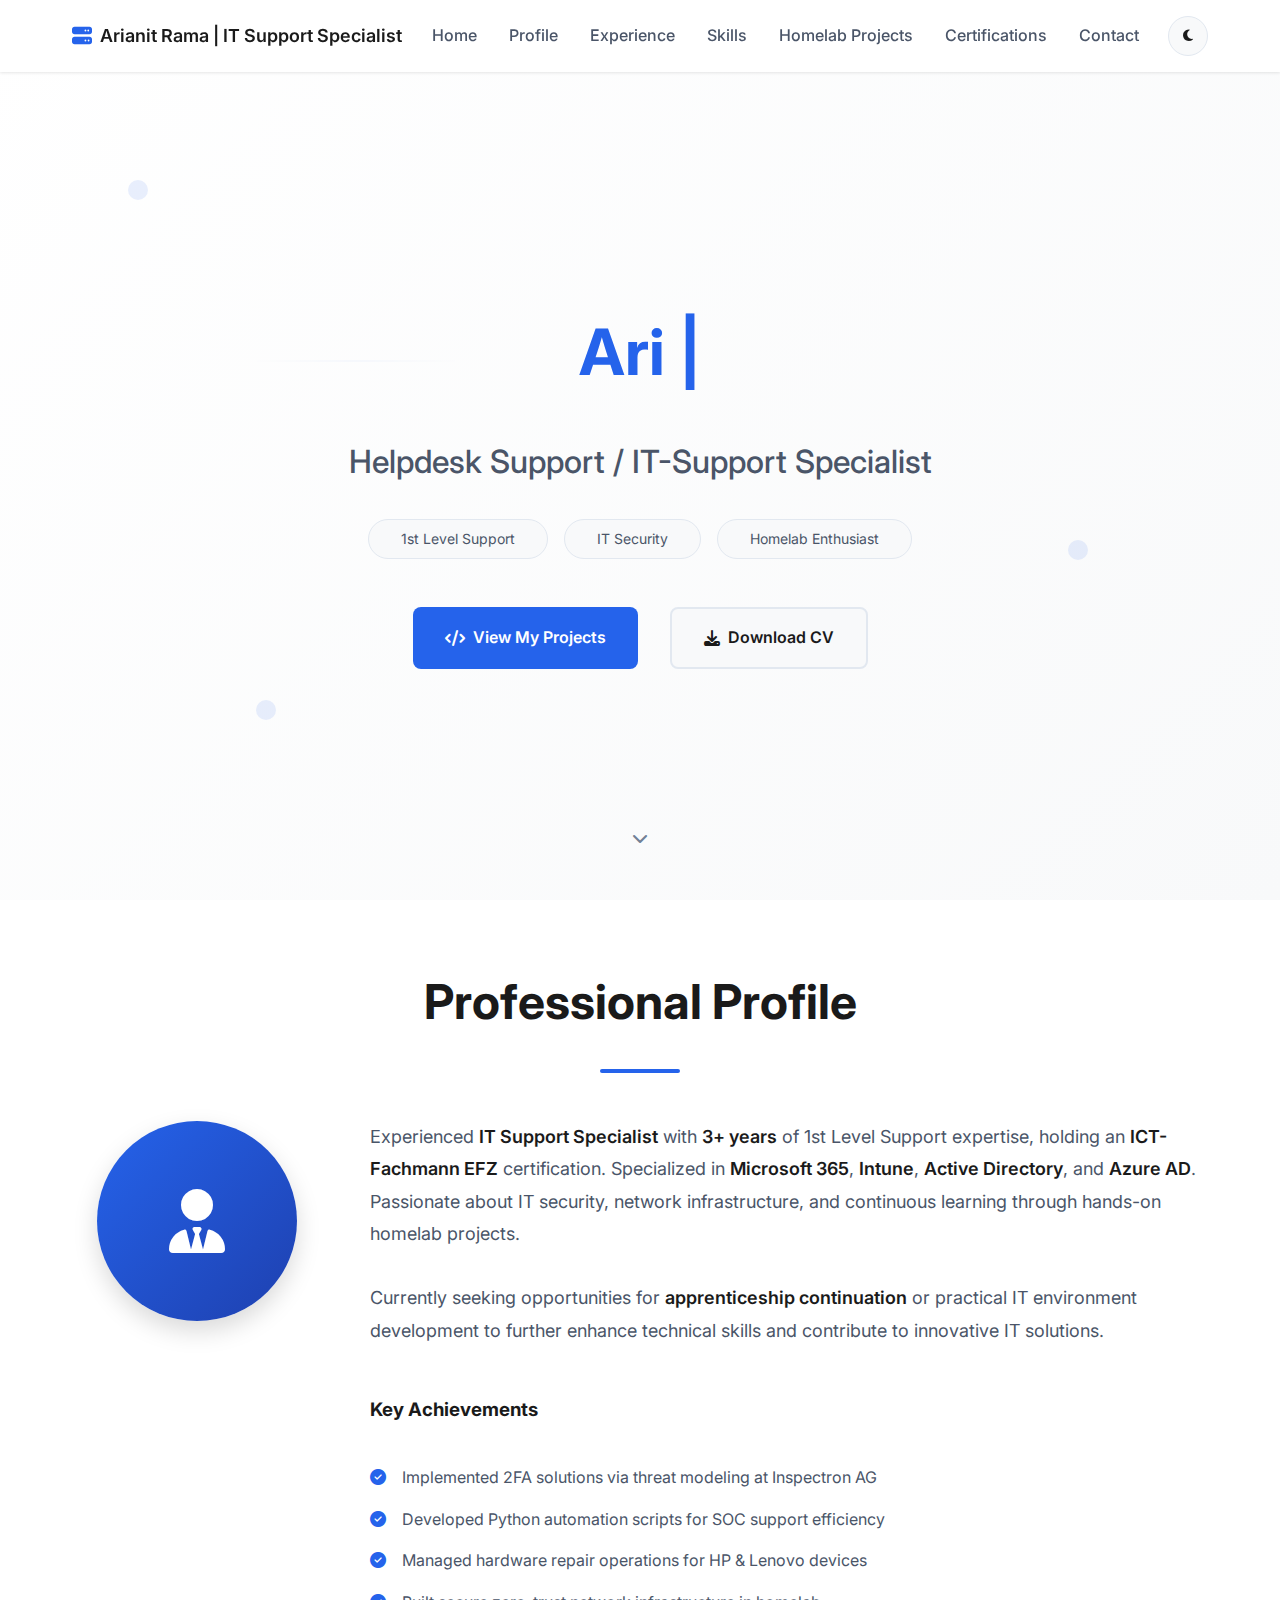
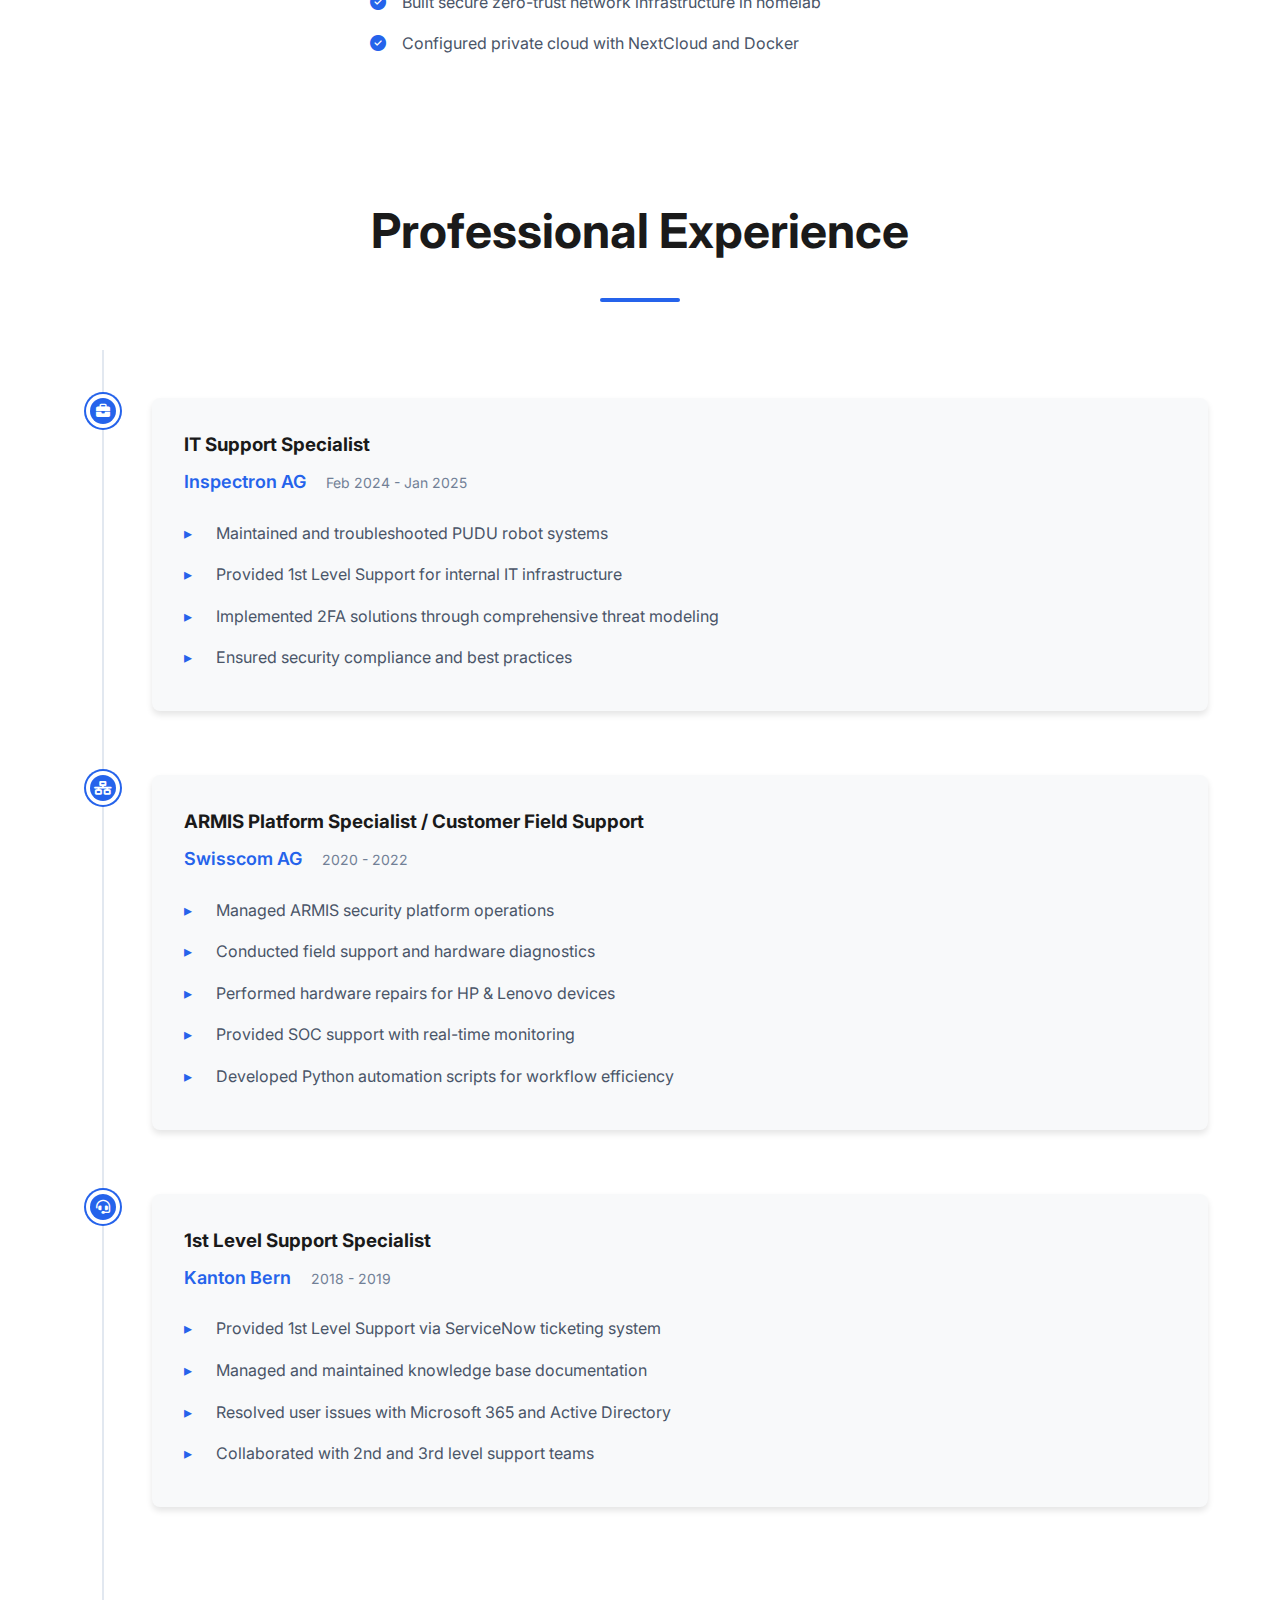
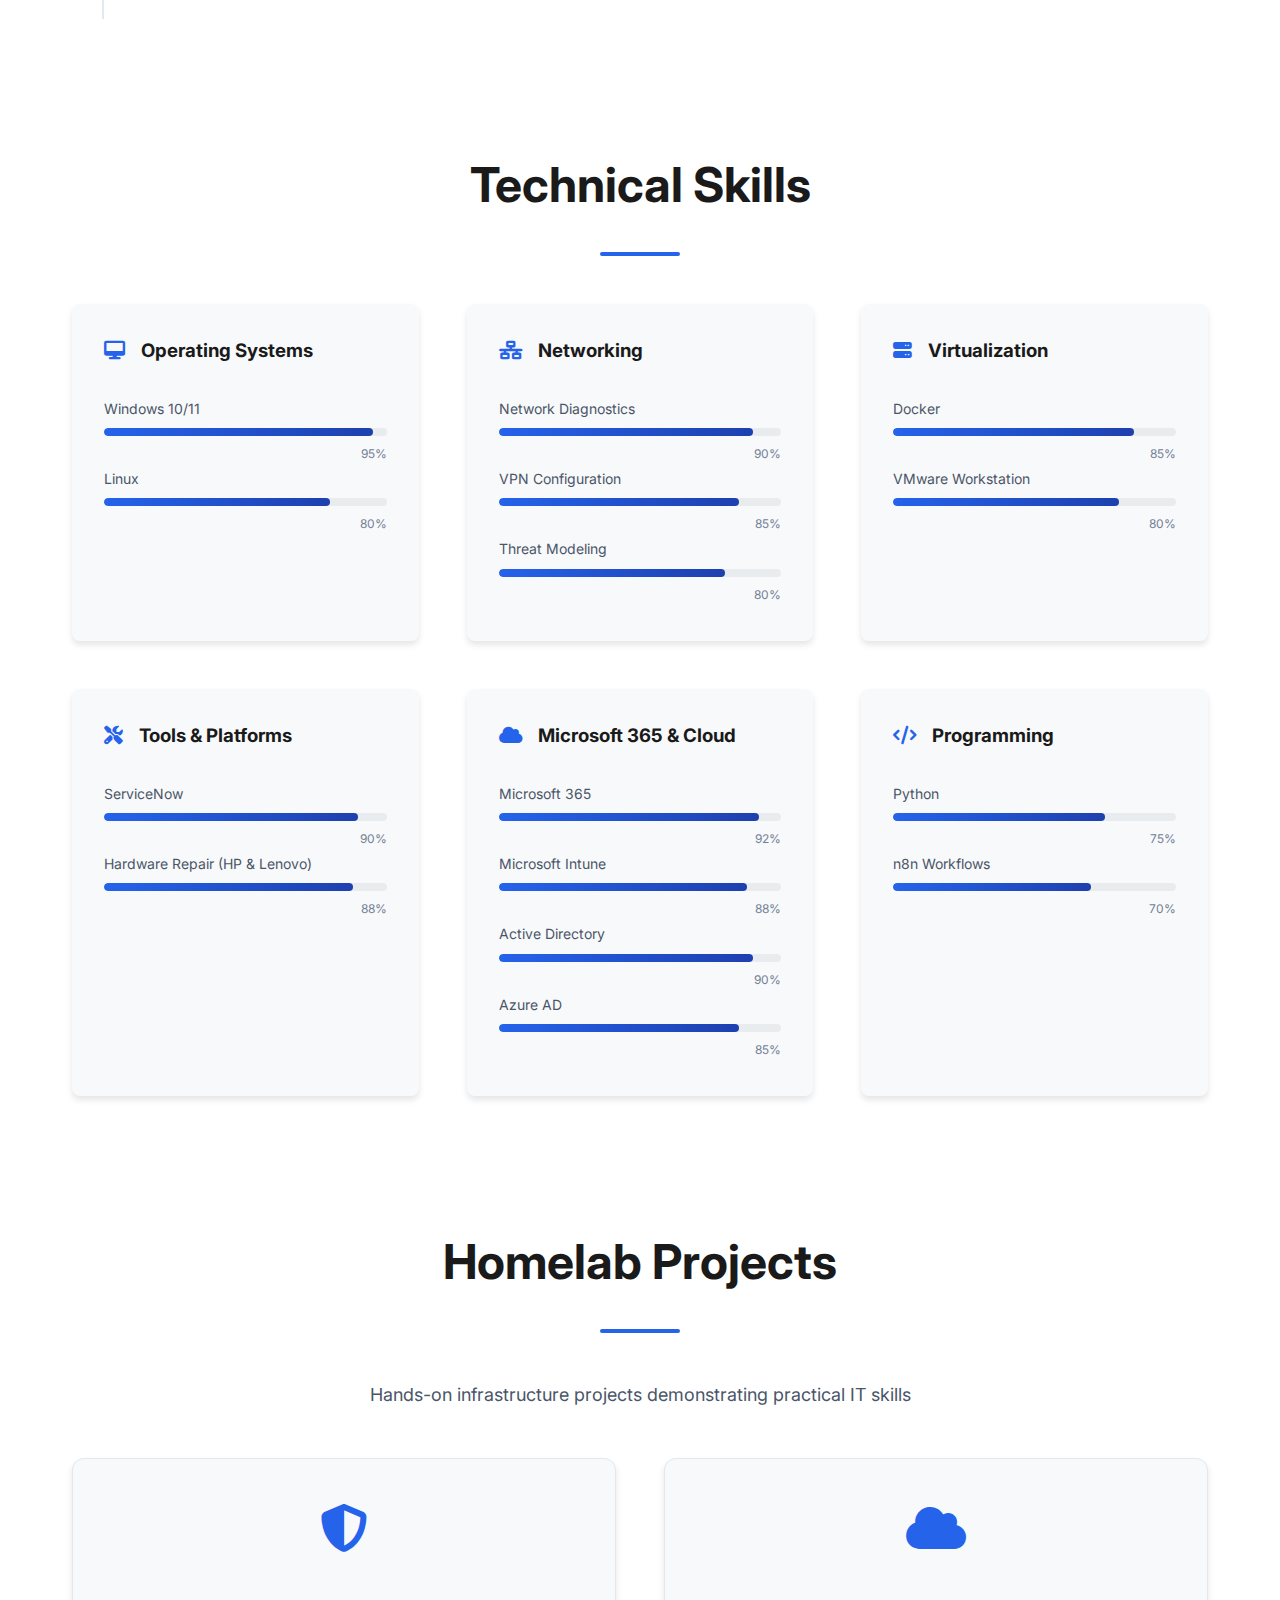
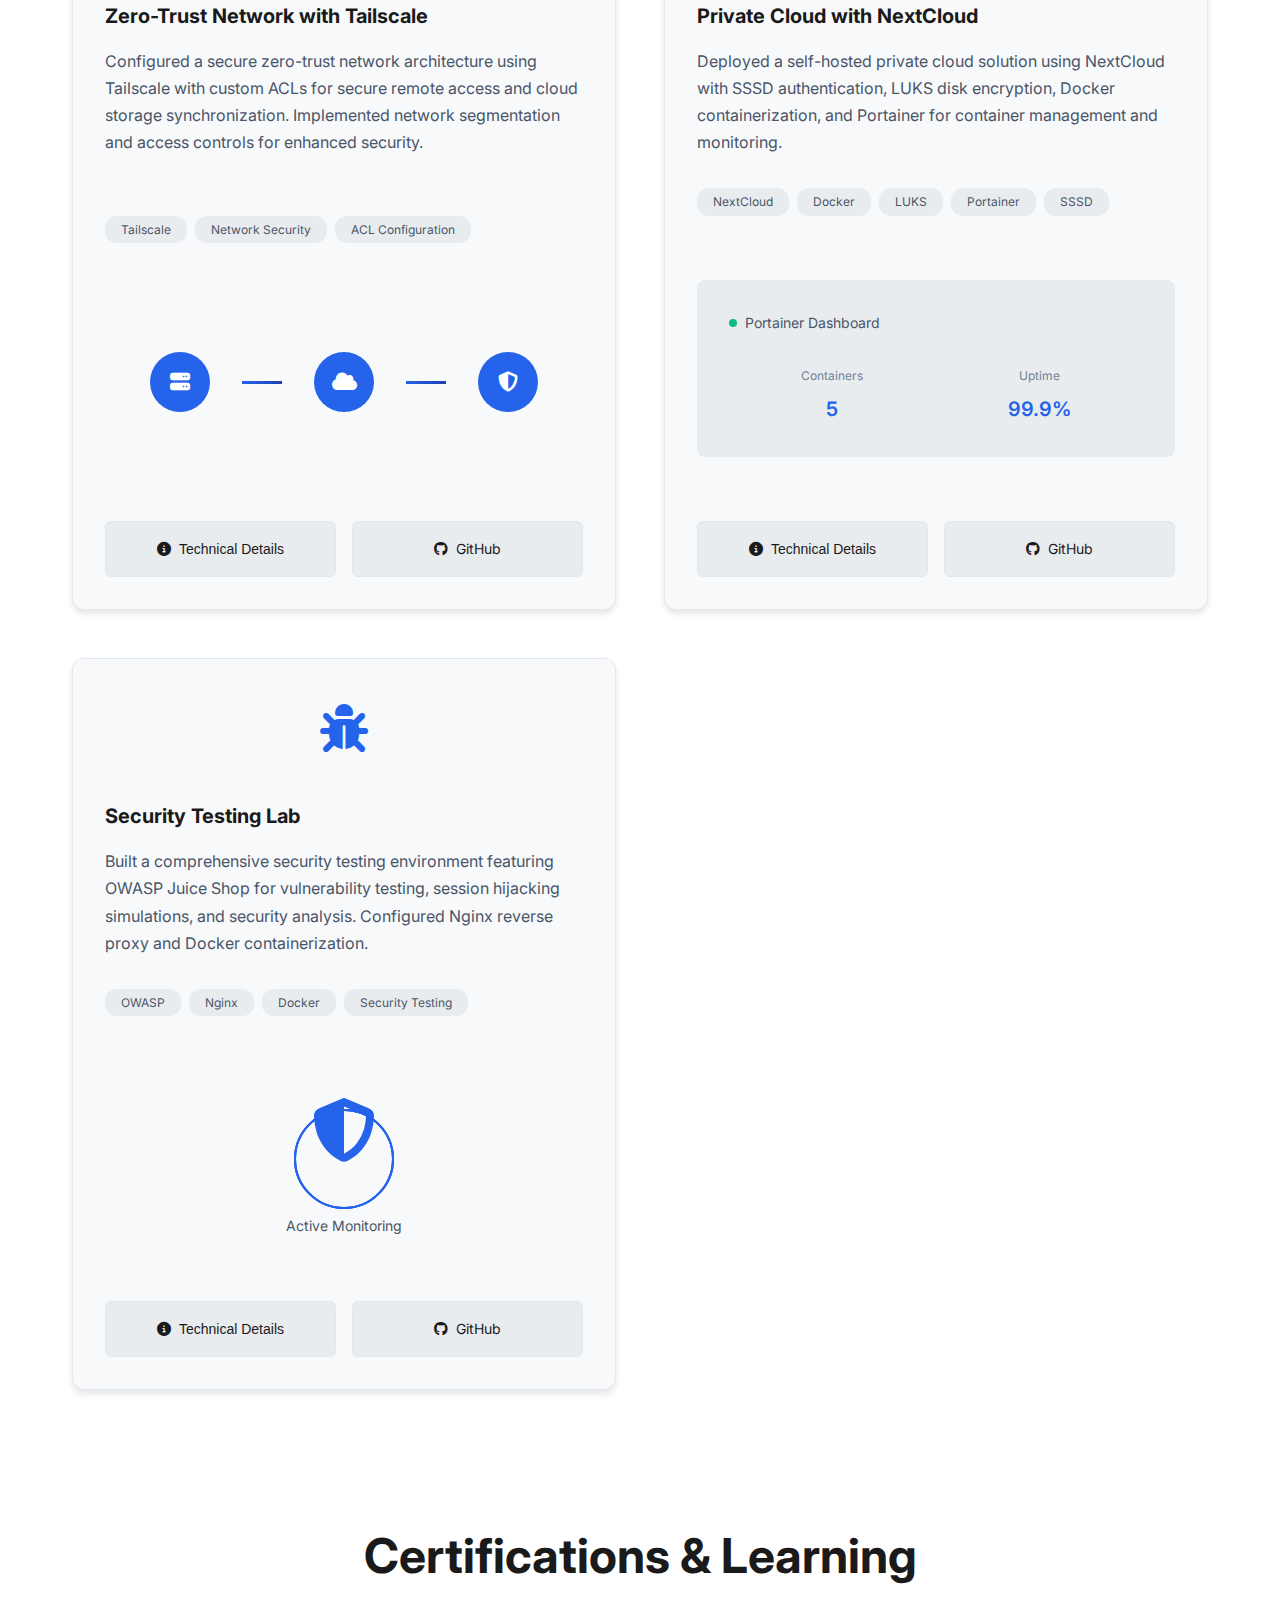
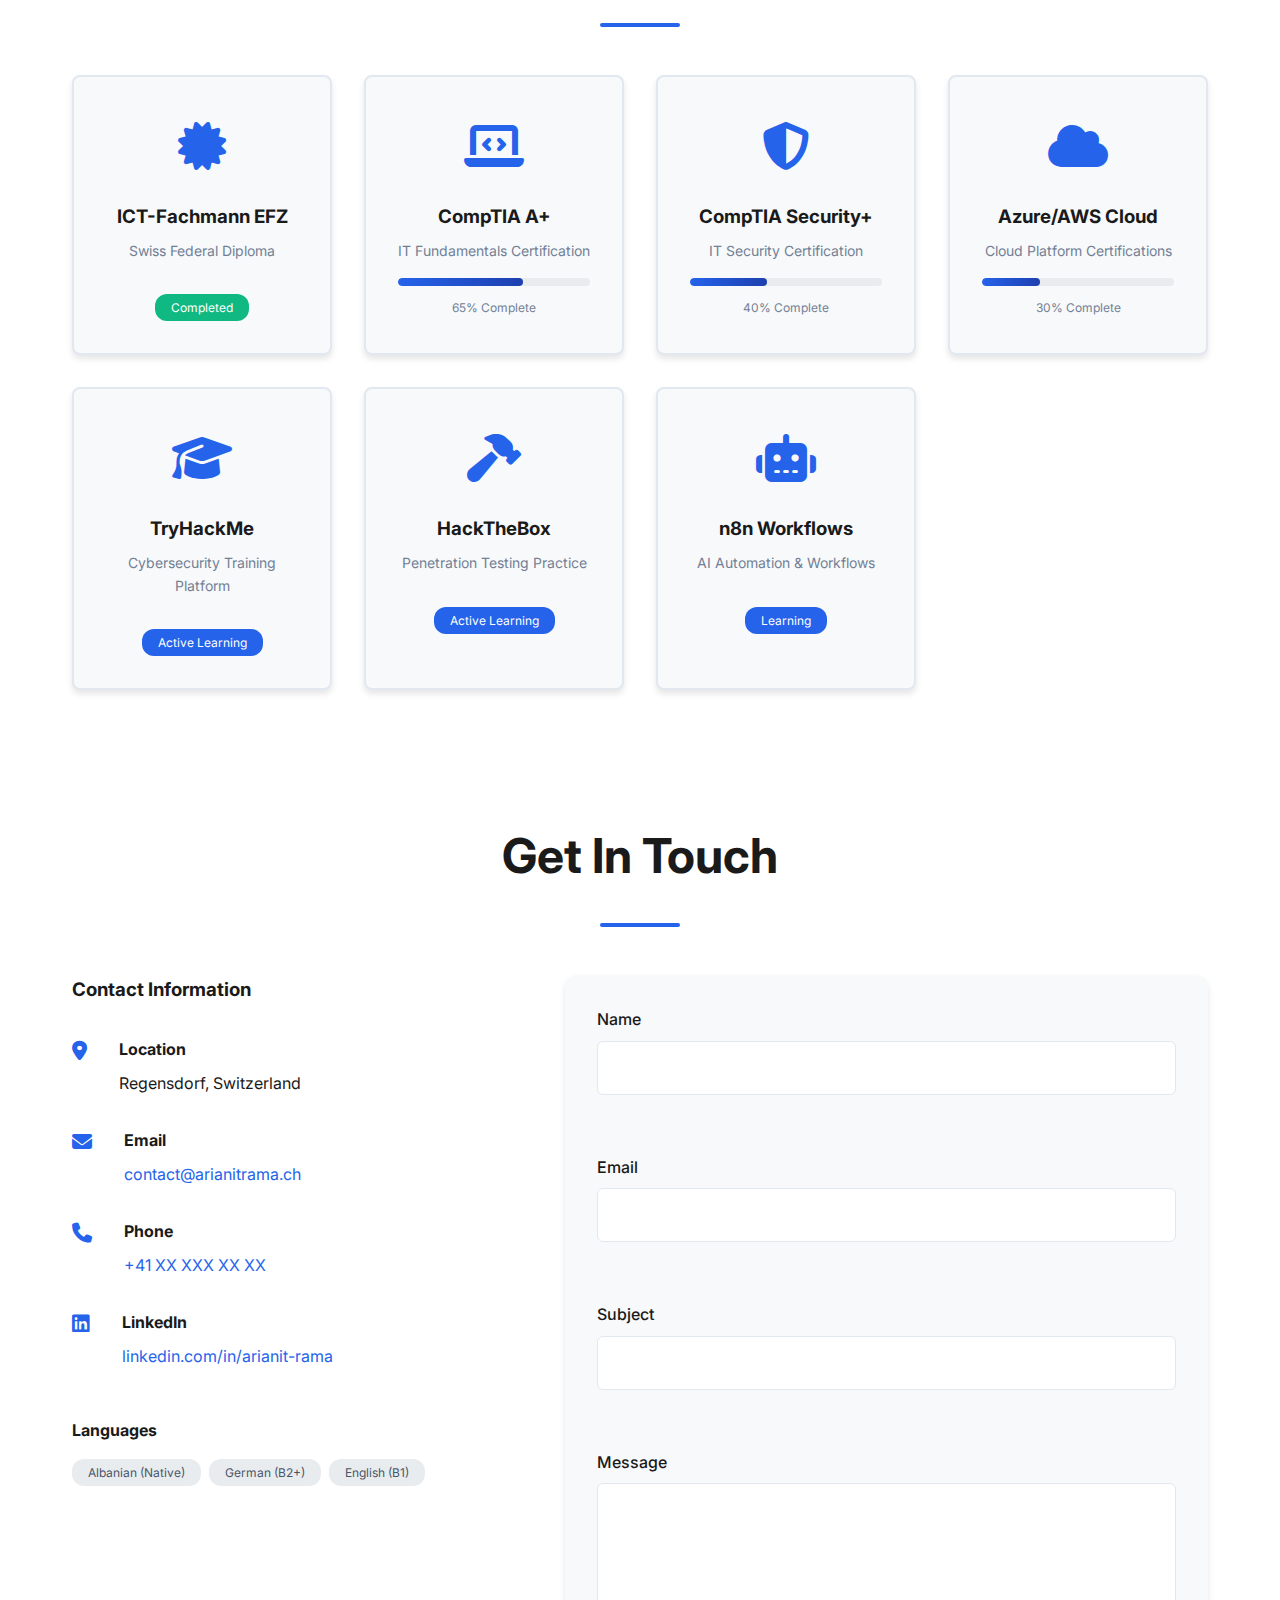
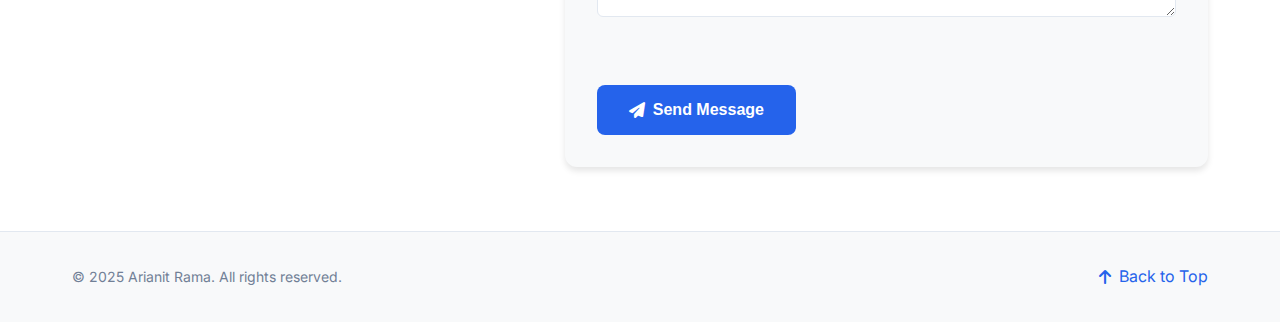
<file: index.html>
<!DOCTYPE html>
<html lang="en">
<head>
    <meta charset="UTF-8">
    <meta name="viewport" content="width=device-width, initial-scale=1.0">
    <meta name="description" content="Arianit Rama - IT Support Specialist with expertise in 1st Level Support, IT Security, and Homelab projects. Professional portfolio showcasing experience and technical skills.">
    <meta name="keywords" content="IT Support, Helpdesk, IT Security, Homelab, Network Security, DevOps">
    <title>Arianit Rama | IT Support Specialist</title>
    
    <!-- Google Fonts -->
    <link rel="preconnect" href="https://fonts.googleapis.com">
    <link rel="preconnect" href="https://fonts.gstatic.com" crossorigin>
    <link href="https://fonts.googleapis.com/css2?family=Inter:wght@300;400;500;600;700&display=swap" rel="stylesheet">
    
    <!-- Font Awesome -->
    <link rel="stylesheet" href="https://cdnjs.cloudflare.com/ajax/libs/font-awesome/6.4.0/css/all.min.css">
    
    <!-- Styles -->
    <link rel="stylesheet" href="styles.css">
</head>
<body>
    <!-- Navigation -->
    <nav class="navbar" id="navbar">
        <div class="container">
            <div class="nav-brand">
                <i class="fas fa-server"></i>
                <span>Arianit Rama | IT Support Specialist</span>
            </div>
            <button class="nav-toggle" id="navToggle" aria-label="Toggle navigation">
                <span></span>
                <span></span>
                <span></span>
            </button>
            <ul class="nav-menu" id="navMenu">
                <li><a href="#home" class="nav-link">Home</a></li>
                <li><a href="#profile" class="nav-link">Profile</a></li>
                <li><a href="#experience" class="nav-link">Experience</a></li>
                <li><a href="#skills" class="nav-link">Skills</a></li>
                <li><a href="#homelab" class="nav-link">Homelab Projects</a></li>
                <li><a href="#certifications" class="nav-link">Certifications</a></li>
                <li><a href="#contact" class="nav-link">Contact</a></li>
            </ul>
            <button class="theme-toggle" id="themeToggle" aria-label="Toggle dark mode">
                <i class="fas fa-moon" id="themeIcon"></i>
            </button>
        </div>
    </nav>

    <!-- Hero Section -->
    <section id="home" class="hero">
        <div class="hero-background">
            <div class="network-node"></div>
            <div class="network-node"></div>
            <div class="network-node"></div>
            <div class="network-line"></div>
        </div>
        <div class="container">
            <div class="hero-content">
                <h1 class="hero-title">
                    <span class="typing-text" id="typingText"></span>
                    <span class="cursor">|</span>
                </h1>
                <h2 class="hero-subtitle">Helpdesk Support / IT-Support Specialist</h2>
                <p class="hero-tags">
                    <span class="tag">1st Level Support</span>
                    <span class="tag">IT Security</span>
                    <span class="tag">Homelab Enthusiast</span>
                </p>
                <div class="hero-cta">
                    <a href="#homelab" class="btn btn-primary">
                        <i class="fas fa-code"></i> View My Projects
                    </a>
                    <a href="#contact" class="btn btn-secondary">
                        <i class="fas fa-download"></i> Download CV
                    </a>
                </div>
            </div>
        </div>
        <div class="scroll-indicator">
            <i class="fas fa-chevron-down"></i>
        </div>
    </section>

    <!-- Profile Section -->
    <section id="profile" class="profile section">
        <div class="container">
            <h2 class="section-title">Professional Profile</h2>
            <div class="profile-content">
                <div class="profile-image">
                    <div class="image-placeholder">
                        <i class="fas fa-user-tie"></i>
                    </div>
                </div>
                <div class="profile-text">
                    <p class="profile-summary">
                        Experienced <strong>IT Support Specialist</strong> with <strong>3+ years</strong> of 1st Level Support expertise, 
                        holding an <strong>ICT-Fachmann EFZ</strong> certification. Specialized in <strong>Microsoft 365</strong>, 
                        <strong>Intune</strong>, <strong>Active Directory</strong>, and <strong>Azure AD</strong>. 
                        Passionate about IT security, network infrastructure, and continuous learning through hands-on homelab projects.
                    </p>
                    <p class="profile-focus">
                        Currently seeking opportunities for <strong>apprenticeship continuation</strong> or practical IT environment development 
                        to further enhance technical skills and contribute to innovative IT solutions.
                    </p>
                    <div class="achievements">
                        <h3>Key Achievements</h3>
                        <ul class="achievement-list">
                            <li><i class="fas fa-check-circle"></i> Implemented 2FA solutions via threat modeling at Inspectron AG</li>
                            <li><i class="fas fa-check-circle"></i> Developed Python automation scripts for SOC support efficiency</li>
                            <li><i class="fas fa-check-circle"></i> Managed hardware repair operations for HP & Lenovo devices</li>
                            <li><i class="fas fa-check-circle"></i> Built secure zero-trust network infrastructure in homelab</li>
                            <li><i class="fas fa-check-circle"></i> Configured private cloud with NextCloud and Docker</li>
                        </ul>
                    </div>
                </div>
            </div>
        </div>
    </section>

    <!-- Experience Section -->
    <section id="experience" class="experience section">
        <div class="container">
            <h2 class="section-title">Professional Experience</h2>
            <div class="timeline">
                <div class="timeline-item">
                    <div class="timeline-marker">
                        <i class="fas fa-briefcase"></i>
                    </div>
                    <div class="timeline-content">
                        <div class="timeline-header">
                            <h3>IT Support Specialist</h3>
                            <span class="company">Inspectron AG</span>
                            <span class="period">Feb 2024 - Jan 2025</span>
                        </div>
                        <div class="timeline-body">
                            <ul>
                                <li>Maintained and troubleshooted PUDU robot systems</li>
                                <li>Provided 1st Level Support for internal IT infrastructure</li>
                                <li>Implemented 2FA solutions through comprehensive threat modeling</li>
                                <li>Ensured security compliance and best practices</li>
                            </ul>
                        </div>
                    </div>
                </div>

                <div class="timeline-item">
                    <div class="timeline-marker">
                        <i class="fas fa-network-wired"></i>
                    </div>
                    <div class="timeline-content">
                        <div class="timeline-header">
                            <h3>ARMIS Platform Specialist / Customer Field Support</h3>
                            <span class="company">Swisscom AG</span>
                            <span class="period">2020 - 2022</span>
                        </div>
                        <div class="timeline-body">
                            <ul>
                                <li>Managed ARMIS security platform operations</li>
                                <li>Conducted field support and hardware diagnostics</li>
                                <li>Performed hardware repairs for HP & Lenovo devices</li>
                                <li>Provided SOC support with real-time monitoring</li>
                                <li>Developed Python automation scripts for workflow efficiency</li>
                            </ul>
                        </div>
                    </div>
                </div>

                <div class="timeline-item">
                    <div class="timeline-marker">
                        <i class="fas fa-headset"></i>
                    </div>
                    <div class="timeline-content">
                        <div class="timeline-header">
                            <h3>1st Level Support Specialist</h3>
                            <span class="company">Kanton Bern</span>
                            <span class="period">2018 - 2019</span>
                        </div>
                        <div class="timeline-body">
                            <ul>
                                <li>Provided 1st Level Support via ServiceNow ticketing system</li>
                                <li>Managed and maintained knowledge base documentation</li>
                                <li>Resolved user issues with Microsoft 365 and Active Directory</li>
                                <li>Collaborated with 2nd and 3rd level support teams</li>
                            </ul>
                        </div>
                    </div>
                </div>
            </div>
        </div>
    </section>

    <!-- Skills Section -->
    <section id="skills" class="skills section">
        <div class="container">
            <h2 class="section-title">Technical Skills</h2>
            <div class="skills-grid">
                <div class="skill-category">
                    <h3><i class="fas fa-desktop"></i> Operating Systems</h3>
                    <div class="skill-item">
                        <span class="skill-name">Windows 10/11</span>
                        <div class="skill-bar">
                            <div class="skill-progress" style="width: 95%"></div>
                        </div>
                        <span class="skill-percent">95%</span>
                    </div>
                    <div class="skill-item">
                        <span class="skill-name">Linux</span>
                        <div class="skill-bar">
                            <div class="skill-progress" style="width: 80%"></div>
                        </div>
                        <span class="skill-percent">80%</span>
                    </div>
                </div>

                <div class="skill-category">
                    <h3><i class="fas fa-network-wired"></i> Networking</h3>
                    <div class="skill-item">
                        <span class="skill-name">Network Diagnostics</span>
                        <div class="skill-bar">
                            <div class="skill-progress" style="width: 90%"></div>
                        </div>
                        <span class="skill-percent">90%</span>
                    </div>
                    <div class="skill-item">
                        <span class="skill-name">VPN Configuration</span>
                        <div class="skill-bar">
                            <div class="skill-progress" style="width: 85%"></div>
                        </div>
                        <span class="skill-percent">85%</span>
                    </div>
                    <div class="skill-item">
                        <span class="skill-name">Threat Modeling</span>
                        <div class="skill-bar">
                            <div class="skill-progress" style="width: 80%"></div>
                        </div>
                        <span class="skill-percent">80%</span>
                    </div>
                </div>

                <div class="skill-category">
                    <h3><i class="fas fa-server"></i> Virtualization</h3>
                    <div class="skill-item">
                        <span class="skill-name">Docker</span>
                        <div class="skill-bar">
                            <div class="skill-progress" style="width: 85%"></div>
                        </div>
                        <span class="skill-percent">85%</span>
                    </div>
                    <div class="skill-item">
                        <span class="skill-name">VMware Workstation</span>
                        <div class="skill-bar">
                            <div class="skill-progress" style="width: 80%"></div>
                        </div>
                        <span class="skill-percent">80%</span>
                    </div>
                </div>

                <div class="skill-category">
                    <h3><i class="fas fa-tools"></i> Tools & Platforms</h3>
                    <div class="skill-item">
                        <span class="skill-name">ServiceNow</span>
                        <div class="skill-bar">
                            <div class="skill-progress" style="width: 90%"></div>
                        </div>
                        <span class="skill-percent">90%</span>
                    </div>
                    <div class="skill-item">
                        <span class="skill-name">Hardware Repair (HP & Lenovo)</span>
                        <div class="skill-bar">
                            <div class="skill-progress" style="width: 88%"></div>
                        </div>
                        <span class="skill-percent">88%</span>
                    </div>
                </div>

                <div class="skill-category">
                    <h3><i class="fas fa-cloud"></i> Microsoft 365 & Cloud</h3>
                    <div class="skill-item">
                        <span class="skill-name">Microsoft 365</span>
                        <div class="skill-bar">
                            <div class="skill-progress" style="width: 92%"></div>
                        </div>
                        <span class="skill-percent">92%</span>
                    </div>
                    <div class="skill-item">
                        <span class="skill-name">Microsoft Intune</span>
                        <div class="skill-bar">
                            <div class="skill-progress" style="width: 88%"></div>
                        </div>
                        <span class="skill-percent">88%</span>
                    </div>
                    <div class="skill-item">
                        <span class="skill-name">Active Directory</span>
                        <div class="skill-bar">
                            <div class="skill-progress" style="width: 90%"></div>
                        </div>
                        <span class="skill-percent">90%</span>
                    </div>
                    <div class="skill-item">
                        <span class="skill-name">Azure AD</span>
                        <div class="skill-bar">
                            <div class="skill-progress" style="width: 85%"></div>
                        </div>
                        <span class="skill-percent">85%</span>
                    </div>
                </div>

                <div class="skill-category">
                    <h3><i class="fas fa-code"></i> Programming</h3>
                    <div class="skill-item">
                        <span class="skill-name">Python</span>
                        <div class="skill-bar">
                            <div class="skill-progress" style="width: 75%"></div>
                        </div>
                        <span class="skill-percent">75%</span>
                    </div>
                    <div class="skill-item">
                        <span class="skill-name">n8n Workflows</span>
                        <div class="skill-bar">
                            <div class="skill-progress" style="width: 70%"></div>
                        </div>
                        <span class="skill-percent">70%</span>
                    </div>
                </div>
            </div>
        </div>
    </section>

    <!-- Homelab Projects Section -->
    <section id="homelab" class="homelab section">
        <div class="container">
            <h2 class="section-title">Homelab Projects</h2>
            <p class="section-subtitle">Hands-on infrastructure projects demonstrating practical IT skills</p>
            
            <div class="projects-grid">
                <!-- Project 1: Zero-Trust Network -->
                <div class="project-card">
                    <div class="project-icon">
                        <i class="fas fa-shield-alt"></i>
                    </div>
                    <h3>Zero-Trust Network with Tailscale</h3>
                    <p class="project-description">
                        Configured a secure zero-trust network architecture using Tailscale with custom ACLs for secure remote access 
                        and cloud storage synchronization. Implemented network segmentation and access controls for enhanced security.
                    </p>
                    <div class="project-tech">
                        <span class="tech-tag">Tailscale</span>
                        <span class="tech-tag">Network Security</span>
                        <span class="tech-tag">ACL Configuration</span>
                    </div>
                    <div class="project-visual">
                        <div class="network-diagram">
                            <div class="diagram-node node-1">
                                <i class="fas fa-server"></i>
                            </div>
                            <div class="diagram-line"></div>
                            <div class="diagram-node node-2">
                                <i class="fas fa-cloud"></i>
                            </div>
                            <div class="diagram-line"></div>
                            <div class="diagram-node node-3">
                                <i class="fas fa-shield-alt"></i>
                            </div>
                        </div>
                    </div>
                    <div class="project-links">
                        <button class="btn-project" onclick="openProjectModal('tailscale')">
                            <i class="fas fa-info-circle"></i> Technical Details
                        </button>
                        <a href="https://github.com/rootkitly94/ZTNA-mit-Tailscale" class="btn-project" aria-label="GitHub repository">
                            <i class="fab fa-github"></i> GitHub
                        </a>
                    </div>
                </div>

                <!-- Project 2: Private Cloud -->
                <div class="project-card">
                    <div class="project-icon">
                        <i class="fas fa-cloud"></i>
                    </div>
                    <h3>Private Cloud with NextCloud</h3>
                    <p class="project-description">
                        Deployed a self-hosted private cloud solution using NextCloud with SSSD authentication, LUKS disk encryption, 
                        Docker containerization, and Portainer for container management and monitoring.
                    </p>
                    <div class="project-tech">
                        <span class="tech-tag">NextCloud</span>
                        <span class="tech-tag">Docker</span>
                        <span class="tech-tag">LUKS</span>
                        <span class="tech-tag">Portainer</span>
                        <span class="tech-tag">SSSD</span>
                    </div>
                    <div class="project-visual">
                        <div class="server-dashboard">
                            <div class="dashboard-header">
                                <span class="dashboard-status active"></span>
                                <span>Portainer Dashboard</span>
                            </div>
                            <div class="dashboard-metrics">
                                <div class="metric">
                                    <span class="metric-label">Containers</span>
                                    <span class="metric-value">5</span>
                                </div>
                                <div class="metric">
                                    <span class="metric-label">Uptime</span>
                                    <span class="metric-value">99.9%</span>
                                </div>
                            </div>
                        </div>
                    </div>
                    <div class="project-links">
                        <button class="btn-project" onclick="openProjectModal('nextcloud')">
                            <i class="fas fa-info-circle"></i> Technical Details
                        </button>
                        <a href="#" class="btn-project" aria-label="GitHub repository">
                            <i class="fab fa-github"></i> GitHub
                        </a>
                    </div>
                </div>

                <!-- Project 3: Security Testing Lab -->
                <div class="project-card">
                    <div class="project-icon">
                        <i class="fas fa-bug"></i>
                    </div>
                    <h3>Security Testing Lab</h3>
                    <p class="project-description">
                        Built a comprehensive security testing environment featuring OWASP Juice Shop for vulnerability testing, 
                        session hijacking simulations, and security analysis. Configured Nginx reverse proxy and Docker containerization.
                    </p>
                    <div class="project-tech">
                        <span class="tech-tag">OWASP</span>
                        <span class="tech-tag">Nginx</span>
                        <span class="tech-tag">Docker</span>
                        <span class="tech-tag">Security Testing</span>
                    </div>
                    <div class="project-visual">
                        <div class="security-monitor">
                            <div class="shield-icon">
                                <i class="fas fa-shield-alt"></i>
                            </div>
                            <div class="monitor-pulses">
                                <div class="pulse"></div>
                                <div class="pulse"></div>
                                <div class="pulse"></div>
                            </div>
                            <div class="monitor-status">Active Monitoring</div>
                        </div>
                    </div>
                    <div class="project-links">
                        <button class="btn-project" onclick="openProjectModal('security')">
                            <i class="fas fa-info-circle"></i> Technical Details
                        </button>
                        <a href="#" class="btn-project" aria-label="GitHub repository">
                            <i class="fab fa-github"></i> GitHub
                        </a>
                    </div>
                </div>
            </div>
        </div>
    </section>

    <!-- Certifications Section -->
    <section id="certifications" class="certifications section">
        <div class="container">
            <h2 class="section-title">Certifications & Learning</h2>
            <div class="cert-grid">
                <div class="cert-item completed">
                    <div class="cert-icon">
                        <i class="fas fa-certificate"></i>
                    </div>
                    <h3>ICT-Fachmann EFZ</h3>
                    <p>Swiss Federal Diploma</p>
                    <span class="cert-status">Completed</span>
                </div>

                <div class="cert-item in-progress">
                    <div class="cert-icon">
                        <i class="fas fa-laptop-code"></i>
                    </div>
                    <h3>CompTIA A+</h3>
                    <p>IT Fundamentals Certification</p>
                    <div class="cert-progress">
                        <div class="progress-bar">
                            <div class="progress-fill" style="width: 65%"></div>
                        </div>
                        <span class="progress-text">65% Complete</span>
                    </div>
                </div>

                <div class="cert-item in-progress">
                    <div class="cert-icon">
                        <i class="fas fa-shield-alt"></i>
                    </div>
                    <h3>CompTIA Security+</h3>
                    <p>IT Security Certification</p>
                    <div class="cert-progress">
                        <div class="progress-bar">
                            <div class="progress-fill" style="width: 40%"></div>
                        </div>
                        <span class="progress-text">40% Complete</span>
                    </div>
                </div>

                <div class="cert-item in-progress">
                    <div class="cert-icon">
                        <i class="fas fa-cloud"></i>
                    </div>
                    <h3>Azure/AWS Cloud</h3>
                    <p>Cloud Platform Certifications</p>
                    <div class="cert-progress">
                        <div class="progress-bar">
                            <div class="progress-fill" style="width: 30%"></div>
                        </div>
                        <span class="progress-text">30% Complete</span>
                    </div>
                </div>

                <div class="cert-item learning">
                    <div class="cert-icon">
                        <i class="fas fa-graduation-cap"></i>
                    </div>
                    <h3>TryHackMe</h3>
                    <p>Cybersecurity Training Platform</p>
                    <span class="cert-status">Active Learning</span>
                </div>

                <div class="cert-item learning">
                    <div class="cert-icon">
                        <i class="fas fa-hammer"></i>
                    </div>
                    <h3>HackTheBox</h3>
                    <p>Penetration Testing Practice</p>
                    <span class="cert-status">Active Learning</span>
                </div>

                <div class="cert-item learning">
                    <div class="cert-icon">
                        <i class="fas fa-robot"></i>
                    </div>
                    <h3>n8n Workflows</h3>
                    <p>AI Automation & Workflows</p>
                    <span class="cert-status">Learning</span>
                </div>
            </div>
        </div>
    </section>

    <!-- Contact Section -->
    <section id="contact" class="contact section">
        <div class="container">
            <h2 class="section-title">Get In Touch</h2>
            <div class="contact-content">
                <div class="contact-info">
                    <h3>Contact Information</h3>
                    <div class="info-item">
                        <i class="fas fa-map-marker-alt"></i>
                        <div>
                            <strong>Location</strong>
                            <p>Regensdorf, Switzerland</p>
                        </div>
                    </div>
                    <div class="info-item">
                        <i class="fas fa-envelope"></i>
                        <div>
                            <strong>Email</strong>
                            <p><a href="mailto:contact@arianitrama.ch">contact@arianitrama.ch</a></p>
                        </div>
                    </div>
                    <div class="info-item">
                        <i class="fas fa-phone"></i>
                        <div>
                            <strong>Phone</strong>
                            <p><a href="tel:+41XXXXXXXXX">+41 XX XXX XX XX</a></p>
                        </div>
                    </div>
                    <div class="info-item">
                        <i class="fab fa-linkedin"></i>
                        <div>
                            <strong>LinkedIn</strong>
                            <p><a href="https://linkedin.com/in/arianit-rama" target="_blank" rel="noopener noreferrer">linkedin.com/in/arianit-rama</a></p>
                        </div>
                    </div>
                    <div class="languages">
                        <h4>Languages</h4>
                        <div class="language-list">
                            <span class="language-tag">Albanian (Native)</span>
                            <span class="language-tag">German (B2+)</span>
                            <span class="language-tag">English (B1)</span>
                        </div>
                    </div>
                </div>
                <div class="contact-form-wrapper">
                    <form class="contact-form" id="contactForm">
                        <div class="form-group">
                            <label for="name">Name</label>
                            <input type="text" id="name" name="name" required>
                            <span class="error-message"></span>
                        </div>
                        <div class="form-group">
                            <label for="email">Email</label>
                            <input type="email" id="email" name="email" required>
                            <span class="error-message"></span>
                        </div>
                        <div class="form-group">
                            <label for="subject">Subject</label>
                            <input type="text" id="subject" name="subject" required>
                            <span class="error-message"></span>
                        </div>
                        <div class="form-group">
                            <label for="message">Message</label>
                            <textarea id="message" name="message" rows="5" required></textarea>
                            <span class="error-message"></span>
                        </div>
                        <button type="submit" class="btn btn-primary">
                            <i class="fas fa-paper-plane"></i> Send Message
                        </button>
                    </form>
                </div>
            </div>
        </div>
    </section>

    <!-- Footer -->
    <footer class="footer">
        <div class="container">
            <p>&copy; 2025 Arianit Rama. All rights reserved.</p>
            <div class="footer-links">
                <a href="#home"><i class="fas fa-arrow-up"></i> Back to Top</a>
            </div>
        </div>
    </footer>

    <!-- Project Modal -->
    <div class="modal" id="projectModal">
        <div class="modal-content">
            <span class="modal-close" onclick="closeProjectModal()">&times;</span>
            <div id="modalBody"></div>
        </div>
    </div>

    <script src="script.js"></script>
</body>
</html>
</file>
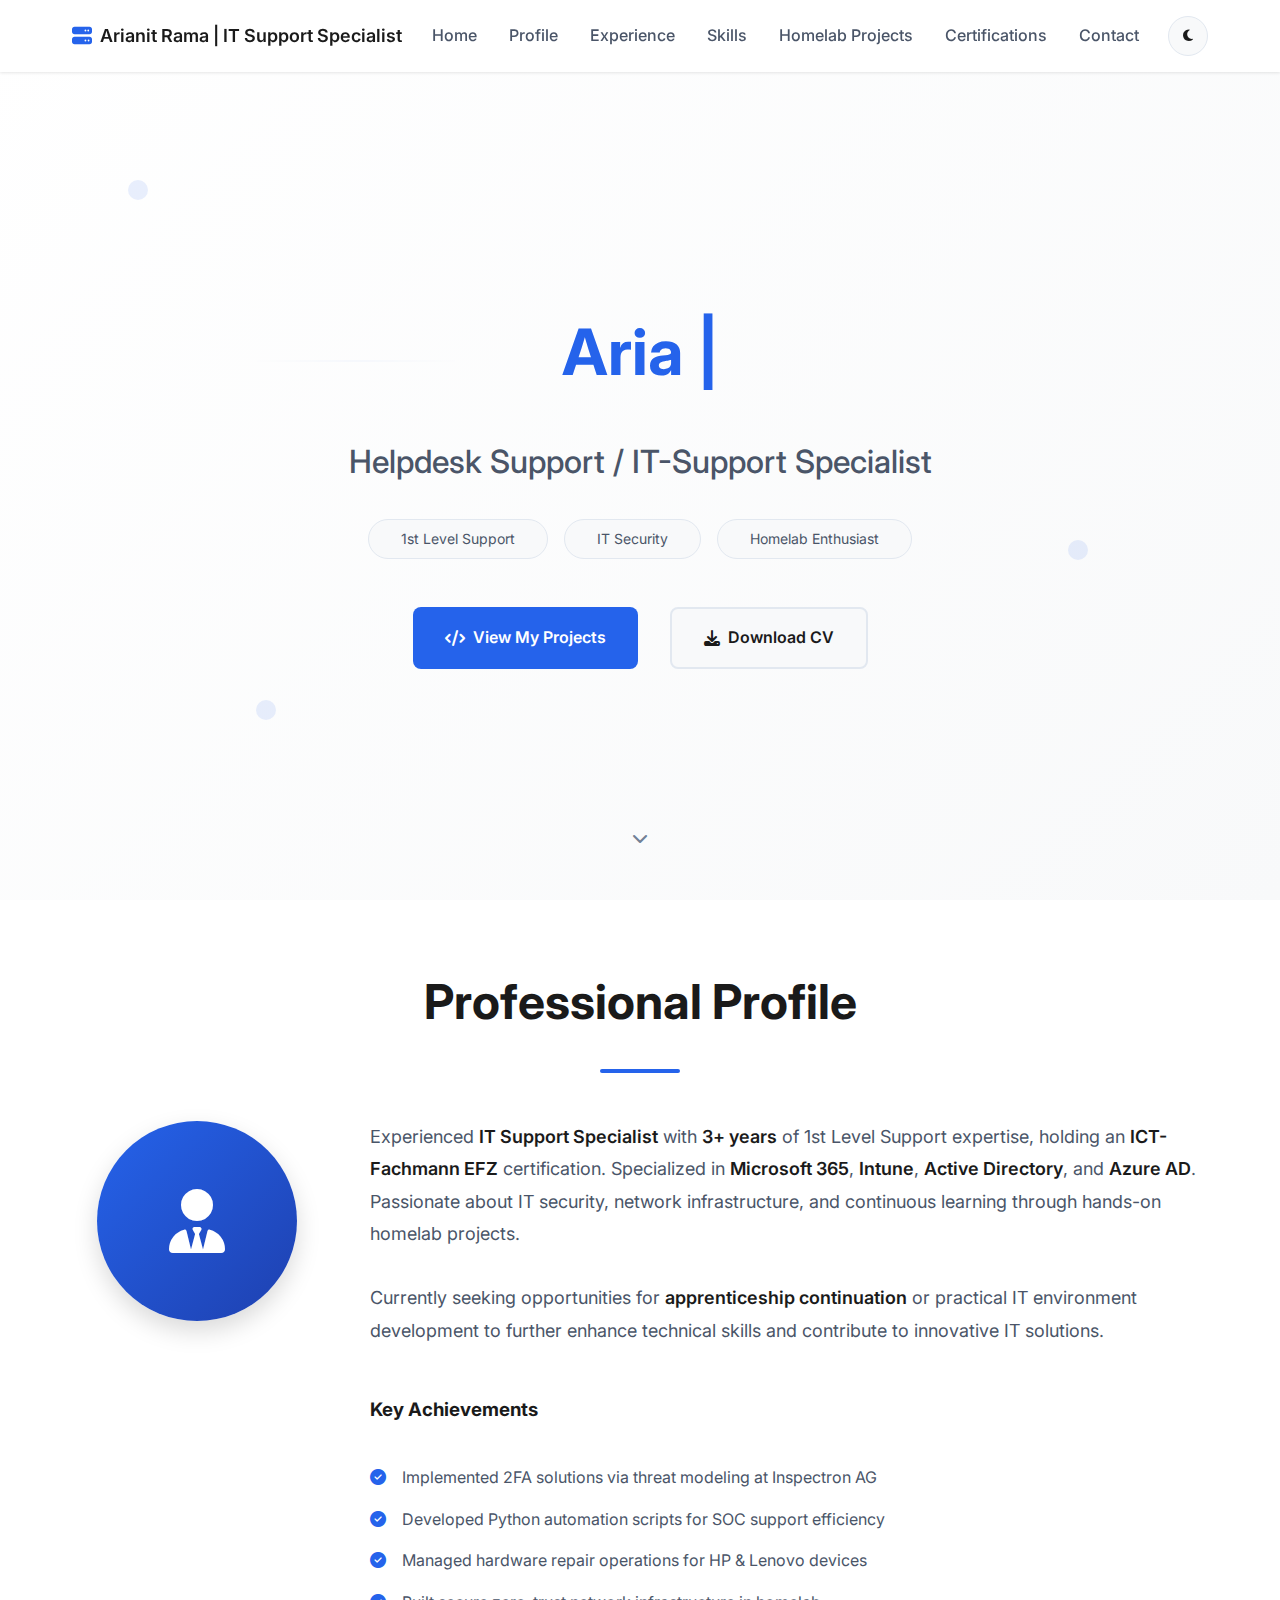
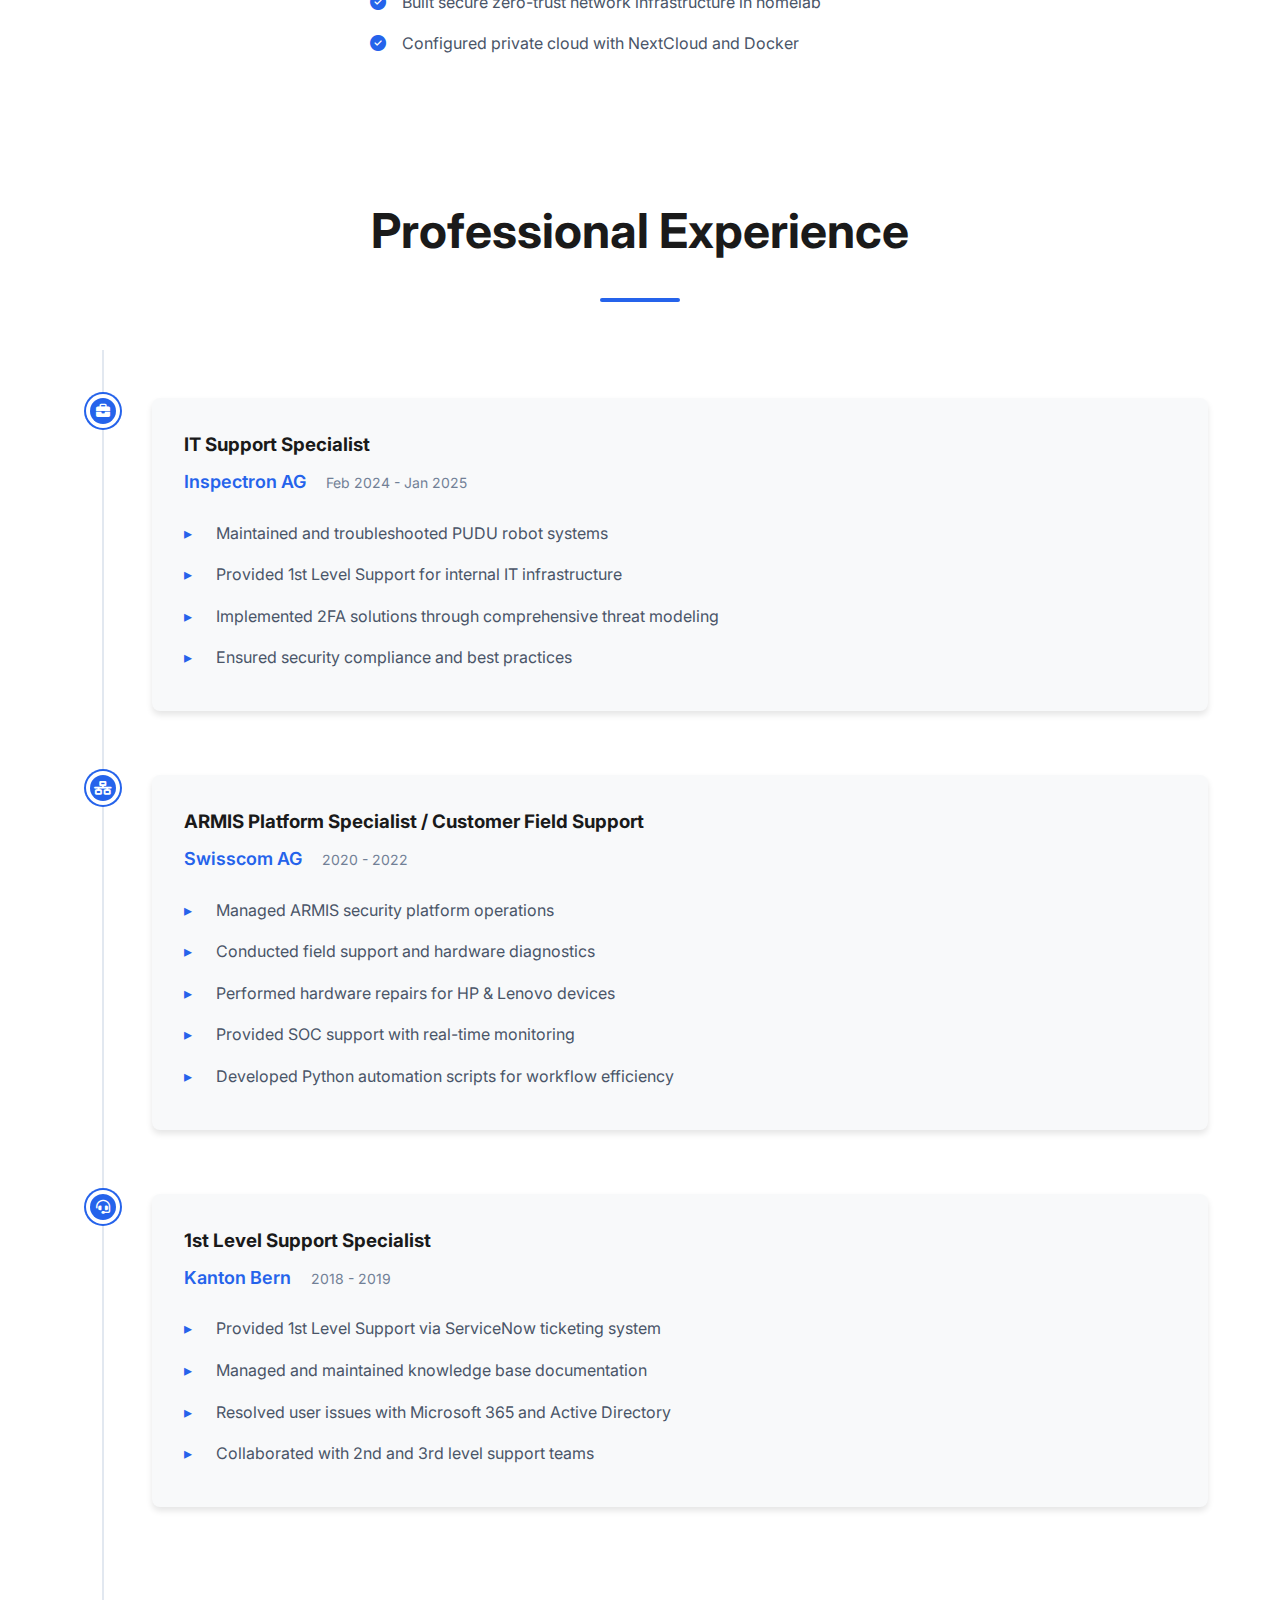
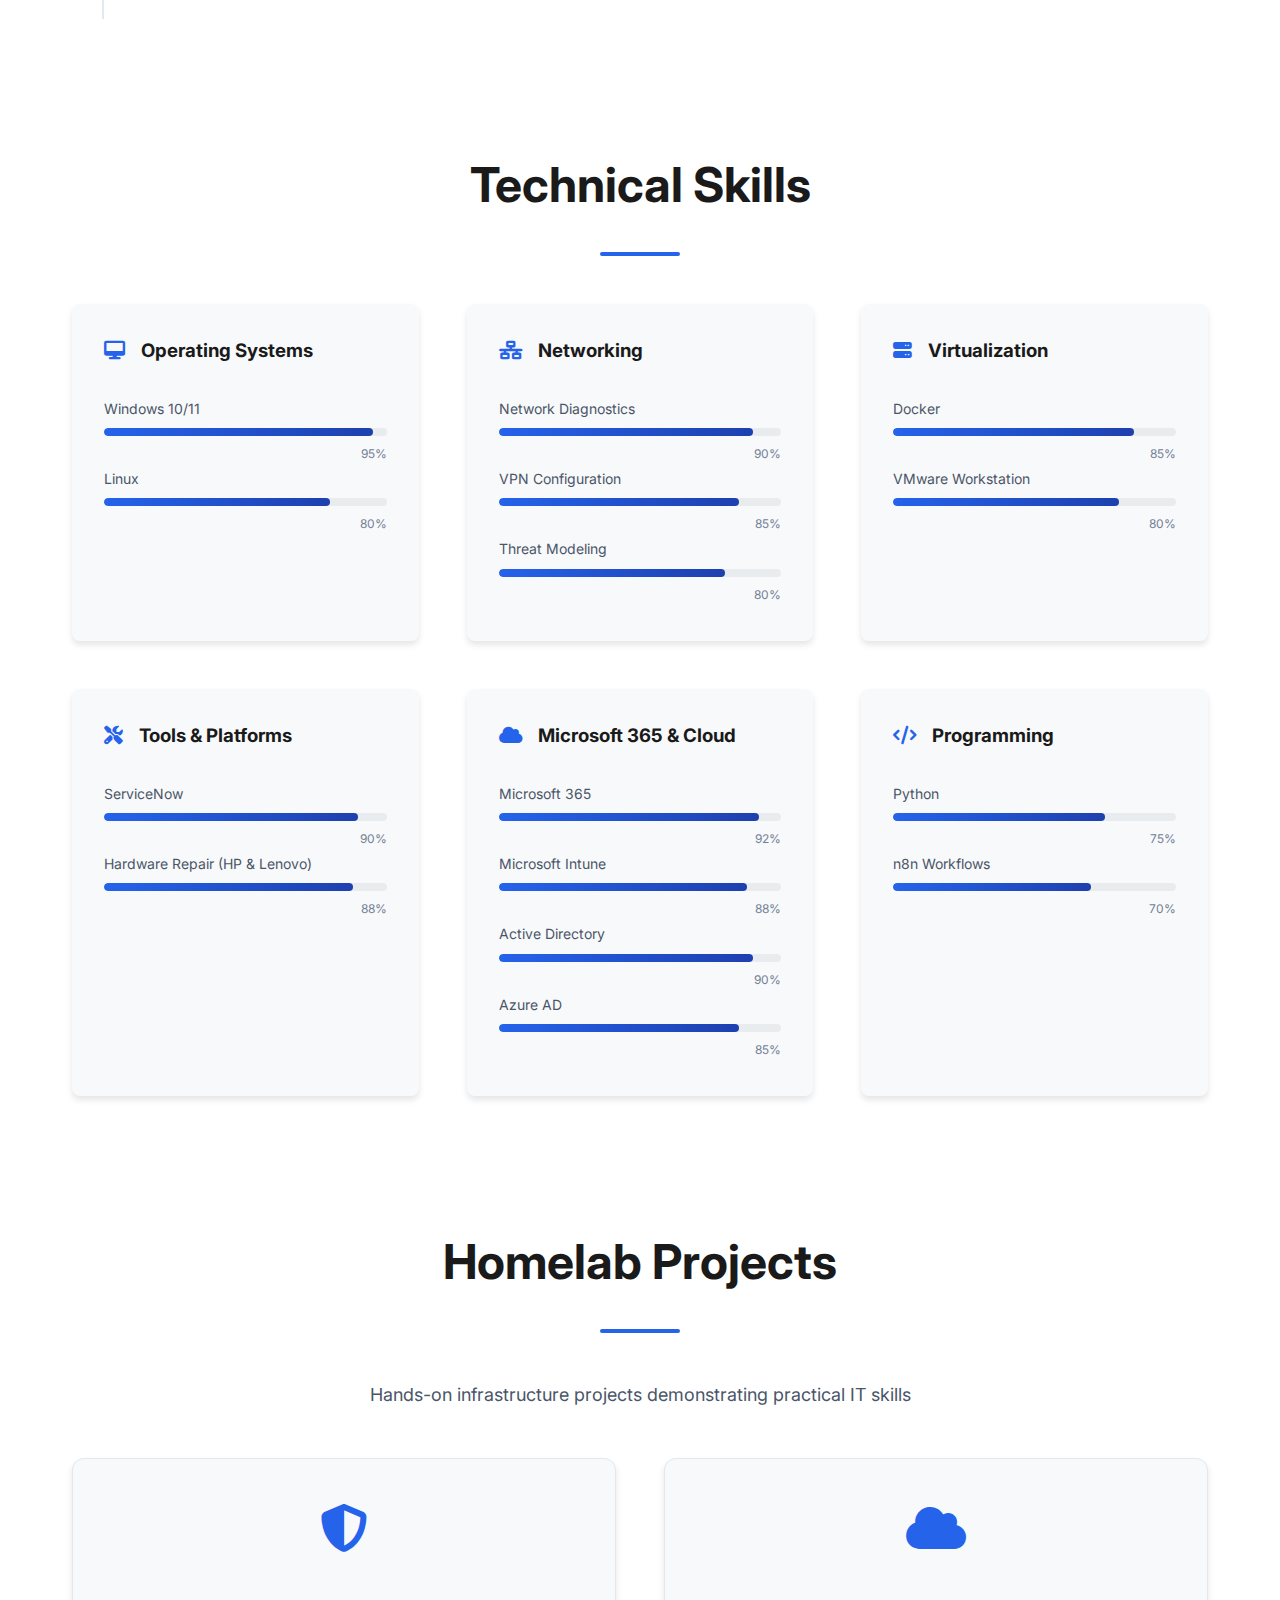
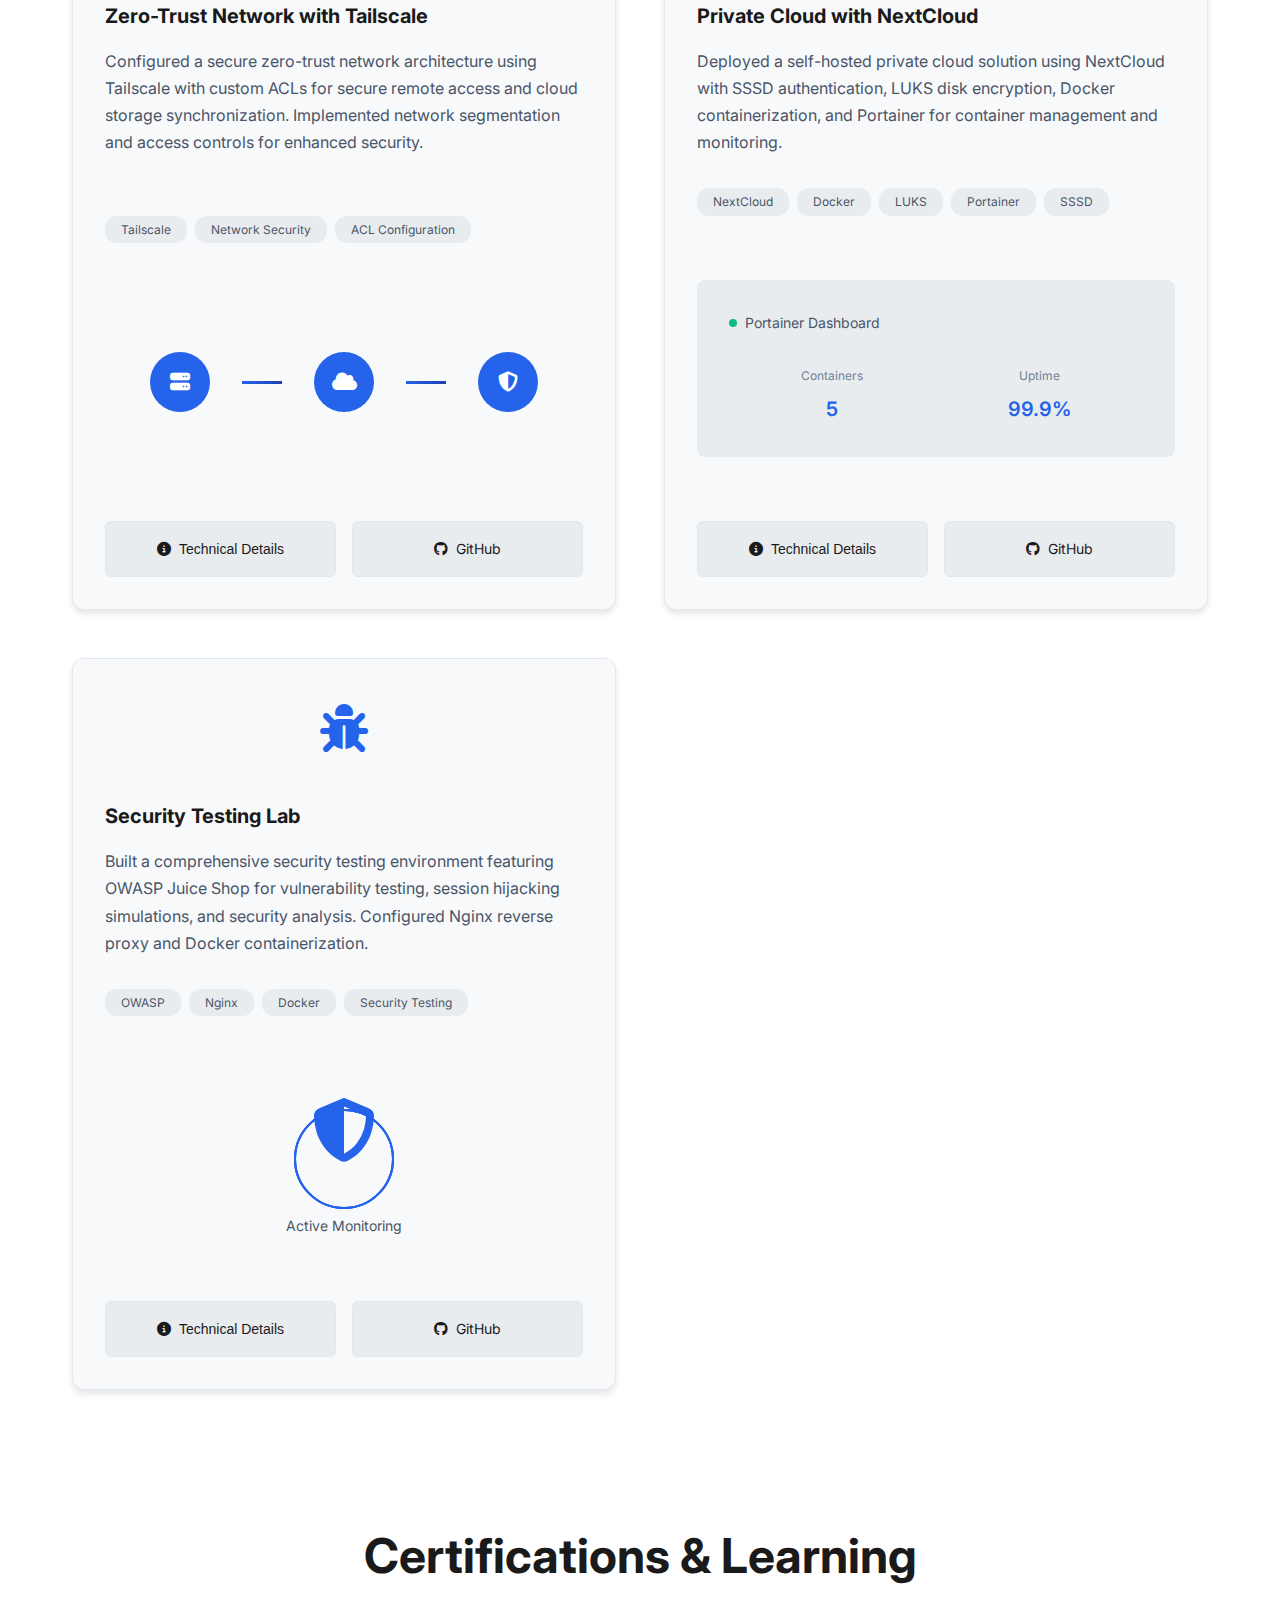
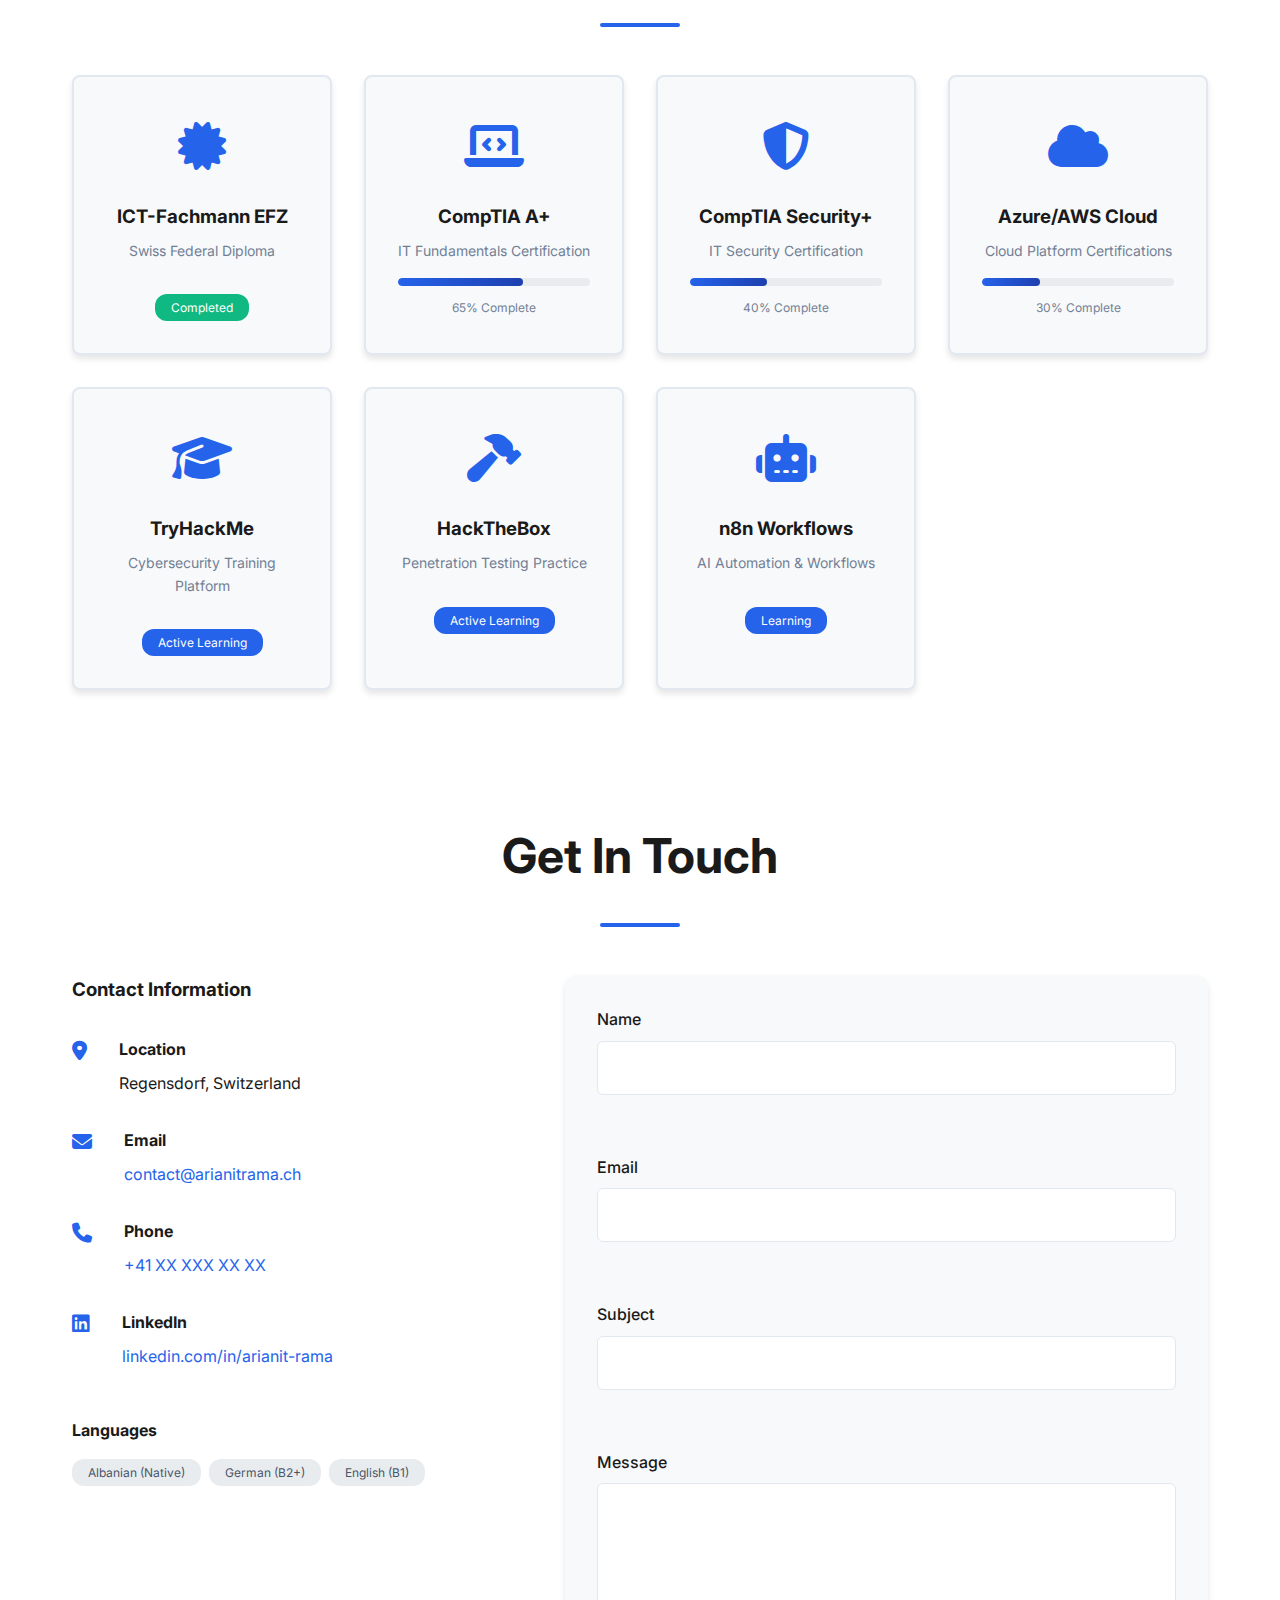
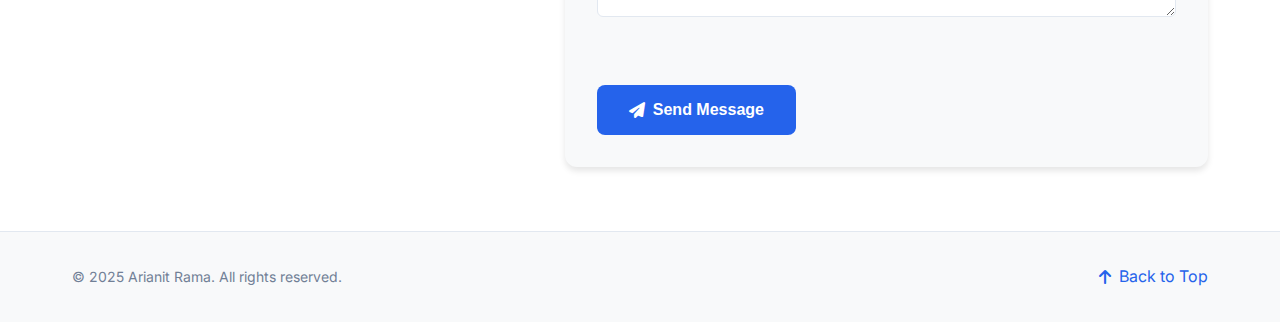
<file: IT Portfolio Website/index.html>
<!DOCTYPE html>
<html lang="en">
<head>
    <meta charset="UTF-8">
    <meta name="viewport" content="width=device-width, initial-scale=1.0">
    <meta name="description" content="Arianit Rama - IT Support Specialist with expertise in 1st Level Support, IT Security, and Homelab projects. Professional portfolio showcasing experience and technical skills.">
    <meta name="keywords" content="IT Support, Helpdesk, IT Security, Homelab, Network Security, DevOps">
    <title>Arianit Rama | IT Support Specialist</title>
    
    <!-- Google Fonts -->
    <link rel="preconnect" href="https://fonts.googleapis.com">
    <link rel="preconnect" href="https://fonts.gstatic.com" crossorigin>
    <link href="https://fonts.googleapis.com/css2?family=Inter:wght@300;400;500;600;700&display=swap" rel="stylesheet">
    
    <!-- Font Awesome -->
    <link rel="stylesheet" href="https://cdnjs.cloudflare.com/ajax/libs/font-awesome/6.4.0/css/all.min.css">
    
    <!-- Styles -->
    <link rel="stylesheet" href="styles.css">
</head>
<body>
    <!-- Navigation -->
    <nav class="navbar" id="navbar">
        <div class="container">
            <div class="nav-brand">
                <i class="fas fa-server"></i>
                <span>Arianit Rama | IT Support Specialist</span>
            </div>
            <button class="nav-toggle" id="navToggle" aria-label="Toggle navigation">
                <span></span>
                <span></span>
                <span></span>
            </button>
            <ul class="nav-menu" id="navMenu">
                <li><a href="#home" class="nav-link">Home</a></li>
                <li><a href="#profile" class="nav-link">Profile</a></li>
                <li><a href="#experience" class="nav-link">Experience</a></li>
                <li><a href="#skills" class="nav-link">Skills</a></li>
                <li><a href="#homelab" class="nav-link">Homelab Projects</a></li>
                <li><a href="#certifications" class="nav-link">Certifications</a></li>
                <li><a href="#contact" class="nav-link">Contact</a></li>
            </ul>
            <button class="theme-toggle" id="themeToggle" aria-label="Toggle dark mode">
                <i class="fas fa-moon" id="themeIcon"></i>
            </button>
        </div>
    </nav>

    <!-- Hero Section -->
    <section id="home" class="hero">
        <div class="hero-background">
            <div class="network-node"></div>
            <div class="network-node"></div>
            <div class="network-node"></div>
            <div class="network-line"></div>
        </div>
        <div class="container">
            <div class="hero-content">
                <h1 class="hero-title">
                    <span class="typing-text" id="typingText"></span>
                    <span class="cursor">|</span>
                </h1>
                <h2 class="hero-subtitle">Helpdesk Support / IT-Support Specialist</h2>
                <p class="hero-tags">
                    <span class="tag">1st Level Support</span>
                    <span class="tag">IT Security</span>
                    <span class="tag">Homelab Enthusiast</span>
                </p>
                <div class="hero-cta">
                    <a href="#homelab" class="btn btn-primary">
                        <i class="fas fa-code"></i> View My Projects
                    </a>
                    <a href="#contact" class="btn btn-secondary">
                        <i class="fas fa-download"></i> Download CV
                    </a>
                </div>
            </div>
        </div>
        <div class="scroll-indicator">
            <i class="fas fa-chevron-down"></i>
        </div>
    </section>

    <!-- Profile Section -->
    <section id="profile" class="profile section">
        <div class="container">
            <h2 class="section-title">Professional Profile</h2>
            <div class="profile-content">
                <div class="profile-image">
                    <div class="image-placeholder">
                        <i class="fas fa-user-tie"></i>
                    </div>
                </div>
                <div class="profile-text">
                    <p class="profile-summary">
                        Experienced <strong>IT Support Specialist</strong> with <strong>3+ years</strong> of 1st Level Support expertise, 
                        holding an <strong>ICT-Fachmann EFZ</strong> certification. Specialized in <strong>Microsoft 365</strong>, 
                        <strong>Intune</strong>, <strong>Active Directory</strong>, and <strong>Azure AD</strong>. 
                        Passionate about IT security, network infrastructure, and continuous learning through hands-on homelab projects.
                    </p>
                    <p class="profile-focus">
                        Currently seeking opportunities for <strong>apprenticeship continuation</strong> or practical IT environment development 
                        to further enhance technical skills and contribute to innovative IT solutions.
                    </p>
                    <div class="achievements">
                        <h3>Key Achievements</h3>
                        <ul class="achievement-list">
                            <li><i class="fas fa-check-circle"></i> Implemented 2FA solutions via threat modeling at Inspectron AG</li>
                            <li><i class="fas fa-check-circle"></i> Developed Python automation scripts for SOC support efficiency</li>
                            <li><i class="fas fa-check-circle"></i> Managed hardware repair operations for HP & Lenovo devices</li>
                            <li><i class="fas fa-check-circle"></i> Built secure zero-trust network infrastructure in homelab</li>
                            <li><i class="fas fa-check-circle"></i> Configured private cloud with NextCloud and Docker</li>
                        </ul>
                    </div>
                </div>
            </div>
        </div>
    </section>

    <!-- Experience Section -->
    <section id="experience" class="experience section">
        <div class="container">
            <h2 class="section-title">Professional Experience</h2>
            <div class="timeline">
                <div class="timeline-item">
                    <div class="timeline-marker">
                        <i class="fas fa-briefcase"></i>
                    </div>
                    <div class="timeline-content">
                        <div class="timeline-header">
                            <h3>IT Support Specialist</h3>
                            <span class="company">Inspectron AG</span>
                            <span class="period">Feb 2024 - Jan 2025</span>
                        </div>
                        <div class="timeline-body">
                            <ul>
                                <li>Maintained and troubleshooted PUDU robot systems</li>
                                <li>Provided 1st Level Support for internal IT infrastructure</li>
                                <li>Implemented 2FA solutions through comprehensive threat modeling</li>
                                <li>Ensured security compliance and best practices</li>
                            </ul>
                        </div>
                    </div>
                </div>

                <div class="timeline-item">
                    <div class="timeline-marker">
                        <i class="fas fa-network-wired"></i>
                    </div>
                    <div class="timeline-content">
                        <div class="timeline-header">
                            <h3>ARMIS Platform Specialist / Customer Field Support</h3>
                            <span class="company">Swisscom AG</span>
                            <span class="period">2020 - 2022</span>
                        </div>
                        <div class="timeline-body">
                            <ul>
                                <li>Managed ARMIS security platform operations</li>
                                <li>Conducted field support and hardware diagnostics</li>
                                <li>Performed hardware repairs for HP & Lenovo devices</li>
                                <li>Provided SOC support with real-time monitoring</li>
                                <li>Developed Python automation scripts for workflow efficiency</li>
                            </ul>
                        </div>
                    </div>
                </div>

                <div class="timeline-item">
                    <div class="timeline-marker">
                        <i class="fas fa-headset"></i>
                    </div>
                    <div class="timeline-content">
                        <div class="timeline-header">
                            <h3>1st Level Support Specialist</h3>
                            <span class="company">Kanton Bern</span>
                            <span class="period">2018 - 2019</span>
                        </div>
                        <div class="timeline-body">
                            <ul>
                                <li>Provided 1st Level Support via ServiceNow ticketing system</li>
                                <li>Managed and maintained knowledge base documentation</li>
                                <li>Resolved user issues with Microsoft 365 and Active Directory</li>
                                <li>Collaborated with 2nd and 3rd level support teams</li>
                            </ul>
                        </div>
                    </div>
                </div>
            </div>
        </div>
    </section>

    <!-- Skills Section -->
    <section id="skills" class="skills section">
        <div class="container">
            <h2 class="section-title">Technical Skills</h2>
            <div class="skills-grid">
                <div class="skill-category">
                    <h3><i class="fas fa-desktop"></i> Operating Systems</h3>
                    <div class="skill-item">
                        <span class="skill-name">Windows 10/11</span>
                        <div class="skill-bar">
                            <div class="skill-progress" style="width: 95%"></div>
                        </div>
                        <span class="skill-percent">95%</span>
                    </div>
                    <div class="skill-item">
                        <span class="skill-name">Linux</span>
                        <div class="skill-bar">
                            <div class="skill-progress" style="width: 80%"></div>
                        </div>
                        <span class="skill-percent">80%</span>
                    </div>
                </div>

                <div class="skill-category">
                    <h3><i class="fas fa-network-wired"></i> Networking</h3>
                    <div class="skill-item">
                        <span class="skill-name">Network Diagnostics</span>
                        <div class="skill-bar">
                            <div class="skill-progress" style="width: 90%"></div>
                        </div>
                        <span class="skill-percent">90%</span>
                    </div>
                    <div class="skill-item">
                        <span class="skill-name">VPN Configuration</span>
                        <div class="skill-bar">
                            <div class="skill-progress" style="width: 85%"></div>
                        </div>
                        <span class="skill-percent">85%</span>
                    </div>
                    <div class="skill-item">
                        <span class="skill-name">Threat Modeling</span>
                        <div class="skill-bar">
                            <div class="skill-progress" style="width: 80%"></div>
                        </div>
                        <span class="skill-percent">80%</span>
                    </div>
                </div>

                <div class="skill-category">
                    <h3><i class="fas fa-server"></i> Virtualization</h3>
                    <div class="skill-item">
                        <span class="skill-name">Docker</span>
                        <div class="skill-bar">
                            <div class="skill-progress" style="width: 85%"></div>
                        </div>
                        <span class="skill-percent">85%</span>
                    </div>
                    <div class="skill-item">
                        <span class="skill-name">VMware Workstation</span>
                        <div class="skill-bar">
                            <div class="skill-progress" style="width: 80%"></div>
                        </div>
                        <span class="skill-percent">80%</span>
                    </div>
                </div>

                <div class="skill-category">
                    <h3><i class="fas fa-tools"></i> Tools & Platforms</h3>
                    <div class="skill-item">
                        <span class="skill-name">ServiceNow</span>
                        <div class="skill-bar">
                            <div class="skill-progress" style="width: 90%"></div>
                        </div>
                        <span class="skill-percent">90%</span>
                    </div>
                    <div class="skill-item">
                        <span class="skill-name">Hardware Repair (HP & Lenovo)</span>
                        <div class="skill-bar">
                            <div class="skill-progress" style="width: 88%"></div>
                        </div>
                        <span class="skill-percent">88%</span>
                    </div>
                </div>

                <div class="skill-category">
                    <h3><i class="fas fa-cloud"></i> Microsoft 365 & Cloud</h3>
                    <div class="skill-item">
                        <span class="skill-name">Microsoft 365</span>
                        <div class="skill-bar">
                            <div class="skill-progress" style="width: 92%"></div>
                        </div>
                        <span class="skill-percent">92%</span>
                    </div>
                    <div class="skill-item">
                        <span class="skill-name">Microsoft Intune</span>
                        <div class="skill-bar">
                            <div class="skill-progress" style="width: 88%"></div>
                        </div>
                        <span class="skill-percent">88%</span>
                    </div>
                    <div class="skill-item">
                        <span class="skill-name">Active Directory</span>
                        <div class="skill-bar">
                            <div class="skill-progress" style="width: 90%"></div>
                        </div>
                        <span class="skill-percent">90%</span>
                    </div>
                    <div class="skill-item">
                        <span class="skill-name">Azure AD</span>
                        <div class="skill-bar">
                            <div class="skill-progress" style="width: 85%"></div>
                        </div>
                        <span class="skill-percent">85%</span>
                    </div>
                </div>

                <div class="skill-category">
                    <h3><i class="fas fa-code"></i> Programming</h3>
                    <div class="skill-item">
                        <span class="skill-name">Python</span>
                        <div class="skill-bar">
                            <div class="skill-progress" style="width: 75%"></div>
                        </div>
                        <span class="skill-percent">75%</span>
                    </div>
                    <div class="skill-item">
                        <span class="skill-name">n8n Workflows</span>
                        <div class="skill-bar">
                            <div class="skill-progress" style="width: 70%"></div>
                        </div>
                        <span class="skill-percent">70%</span>
                    </div>
                </div>
            </div>
        </div>
    </section>

    <!-- Homelab Projects Section -->
    <section id="homelab" class="homelab section">
        <div class="container">
            <h2 class="section-title">Homelab Projects</h2>
            <p class="section-subtitle">Hands-on infrastructure projects demonstrating practical IT skills</p>
            
            <div class="projects-grid">
                <!-- Project 1: Zero-Trust Network -->
                <div class="project-card">
                    <div class="project-icon">
                        <i class="fas fa-shield-alt"></i>
                    </div>
                    <h3>Zero-Trust Network with Tailscale</h3>
                    <p class="project-description">
                        Configured a secure zero-trust network architecture using Tailscale with custom ACLs for secure remote access 
                        and cloud storage synchronization. Implemented network segmentation and access controls for enhanced security.
                    </p>
                    <div class="project-tech">
                        <span class="tech-tag">Tailscale</span>
                        <span class="tech-tag">Network Security</span>
                        <span class="tech-tag">ACL Configuration</span>
                    </div>
                    <div class="project-visual">
                        <div class="network-diagram">
                            <div class="diagram-node node-1">
                                <i class="fas fa-server"></i>
                            </div>
                            <div class="diagram-line"></div>
                            <div class="diagram-node node-2">
                                <i class="fas fa-cloud"></i>
                            </div>
                            <div class="diagram-line"></div>
                            <div class="diagram-node node-3">
                                <i class="fas fa-shield-alt"></i>
                            </div>
                        </div>
                    </div>
                    <div class="project-links">
                        <button class="btn-project" onclick="openProjectModal('tailscale')">
                            <i class="fas fa-info-circle"></i> Technical Details
                        </button>
                        <a href="#" class="btn-project" aria-label="GitHub repository">
                            <i class="fab fa-github"></i> GitHub
                        </a>
                    </div>
                </div>

                <!-- Project 2: Private Cloud -->
                <div class="project-card">
                    <div class="project-icon">
                        <i class="fas fa-cloud"></i>
                    </div>
                    <h3>Private Cloud with NextCloud</h3>
                    <p class="project-description">
                        Deployed a self-hosted private cloud solution using NextCloud with SSSD authentication, LUKS disk encryption, 
                        Docker containerization, and Portainer for container management and monitoring.
                    </p>
                    <div class="project-tech">
                        <span class="tech-tag">NextCloud</span>
                        <span class="tech-tag">Docker</span>
                        <span class="tech-tag">LUKS</span>
                        <span class="tech-tag">Portainer</span>
                        <span class="tech-tag">SSSD</span>
                    </div>
                    <div class="project-visual">
                        <div class="server-dashboard">
                            <div class="dashboard-header">
                                <span class="dashboard-status active"></span>
                                <span>Portainer Dashboard</span>
                            </div>
                            <div class="dashboard-metrics">
                                <div class="metric">
                                    <span class="metric-label">Containers</span>
                                    <span class="metric-value">5</span>
                                </div>
                                <div class="metric">
                                    <span class="metric-label">Uptime</span>
                                    <span class="metric-value">99.9%</span>
                                </div>
                            </div>
                        </div>
                    </div>
                    <div class="project-links">
                        <button class="btn-project" onclick="openProjectModal('nextcloud')">
                            <i class="fas fa-info-circle"></i> Technical Details
                        </button>
                        <a href="#" class="btn-project" aria-label="GitHub repository">
                            <i class="fab fa-github"></i> GitHub
                        </a>
                    </div>
                </div>

                <!-- Project 3: Security Testing Lab -->
                <div class="project-card">
                    <div class="project-icon">
                        <i class="fas fa-bug"></i>
                    </div>
                    <h3>Security Testing Lab</h3>
                    <p class="project-description">
                        Built a comprehensive security testing environment featuring OWASP Juice Shop for vulnerability testing, 
                        session hijacking simulations, and security analysis. Configured Nginx reverse proxy and Docker containerization.
                    </p>
                    <div class="project-tech">
                        <span class="tech-tag">OWASP</span>
                        <span class="tech-tag">Nginx</span>
                        <span class="tech-tag">Docker</span>
                        <span class="tech-tag">Security Testing</span>
                    </div>
                    <div class="project-visual">
                        <div class="security-monitor">
                            <div class="shield-icon">
                                <i class="fas fa-shield-alt"></i>
                            </div>
                            <div class="monitor-pulses">
                                <div class="pulse"></div>
                                <div class="pulse"></div>
                                <div class="pulse"></div>
                            </div>
                            <div class="monitor-status">Active Monitoring</div>
                        </div>
                    </div>
                    <div class="project-links">
                        <button class="btn-project" onclick="openProjectModal('security')">
                            <i class="fas fa-info-circle"></i> Technical Details
                        </button>
                        <a href="#" class="btn-project" aria-label="GitHub repository">
                            <i class="fab fa-github"></i> GitHub
                        </a>
                    </div>
                </div>
            </div>
        </div>
    </section>

    <!-- Certifications Section -->
    <section id="certifications" class="certifications section">
        <div class="container">
            <h2 class="section-title">Certifications & Learning</h2>
            <div class="cert-grid">
                <div class="cert-item completed">
                    <div class="cert-icon">
                        <i class="fas fa-certificate"></i>
                    </div>
                    <h3>ICT-Fachmann EFZ</h3>
                    <p>Swiss Federal Diploma</p>
                    <span class="cert-status">Completed</span>
                </div>

                <div class="cert-item in-progress">
                    <div class="cert-icon">
                        <i class="fas fa-laptop-code"></i>
                    </div>
                    <h3>CompTIA A+</h3>
                    <p>IT Fundamentals Certification</p>
                    <div class="cert-progress">
                        <div class="progress-bar">
                            <div class="progress-fill" style="width: 65%"></div>
                        </div>
                        <span class="progress-text">65% Complete</span>
                    </div>
                </div>

                <div class="cert-item in-progress">
                    <div class="cert-icon">
                        <i class="fas fa-shield-alt"></i>
                    </div>
                    <h3>CompTIA Security+</h3>
                    <p>IT Security Certification</p>
                    <div class="cert-progress">
                        <div class="progress-bar">
                            <div class="progress-fill" style="width: 40%"></div>
                        </div>
                        <span class="progress-text">40% Complete</span>
                    </div>
                </div>

                <div class="cert-item in-progress">
                    <div class="cert-icon">
                        <i class="fas fa-cloud"></i>
                    </div>
                    <h3>Azure/AWS Cloud</h3>
                    <p>Cloud Platform Certifications</p>
                    <div class="cert-progress">
                        <div class="progress-bar">
                            <div class="progress-fill" style="width: 30%"></div>
                        </div>
                        <span class="progress-text">30% Complete</span>
                    </div>
                </div>

                <div class="cert-item learning">
                    <div class="cert-icon">
                        <i class="fas fa-graduation-cap"></i>
                    </div>
                    <h3>TryHackMe</h3>
                    <p>Cybersecurity Training Platform</p>
                    <span class="cert-status">Active Learning</span>
                </div>

                <div class="cert-item learning">
                    <div class="cert-icon">
                        <i class="fas fa-hammer"></i>
                    </div>
                    <h3>HackTheBox</h3>
                    <p>Penetration Testing Practice</p>
                    <span class="cert-status">Active Learning</span>
                </div>

                <div class="cert-item learning">
                    <div class="cert-icon">
                        <i class="fas fa-robot"></i>
                    </div>
                    <h3>n8n Workflows</h3>
                    <p>AI Automation & Workflows</p>
                    <span class="cert-status">Learning</span>
                </div>
            </div>
        </div>
    </section>

    <!-- Contact Section -->
    <section id="contact" class="contact section">
        <div class="container">
            <h2 class="section-title">Get In Touch</h2>
            <div class="contact-content">
                <div class="contact-info">
                    <h3>Contact Information</h3>
                    <div class="info-item">
                        <i class="fas fa-map-marker-alt"></i>
                        <div>
                            <strong>Location</strong>
                            <p>Regensdorf, Switzerland</p>
                        </div>
                    </div>
                    <div class="info-item">
                        <i class="fas fa-envelope"></i>
                        <div>
                            <strong>Email</strong>
                            <p><a href="mailto:contact@arianitrama.ch">contact@arianitrama.ch</a></p>
                        </div>
                    </div>
                    <div class="info-item">
                        <i class="fas fa-phone"></i>
                        <div>
                            <strong>Phone</strong>
                            <p><a href="tel:+41XXXXXXXXX">+41 XX XXX XX XX</a></p>
                        </div>
                    </div>
                    <div class="info-item">
                        <i class="fab fa-linkedin"></i>
                        <div>
                            <strong>LinkedIn</strong>
                            <p><a href="https://linkedin.com/in/arianit-rama" target="_blank" rel="noopener noreferrer">linkedin.com/in/arianit-rama</a></p>
                        </div>
                    </div>
                    <div class="languages">
                        <h4>Languages</h4>
                        <div class="language-list">
                            <span class="language-tag">Albanian (Native)</span>
                            <span class="language-tag">German (B2+)</span>
                            <span class="language-tag">English (B1)</span>
                        </div>
                    </div>
                </div>
                <div class="contact-form-wrapper">
                    <form class="contact-form" id="contactForm">
                        <div class="form-group">
                            <label for="name">Name</label>
                            <input type="text" id="name" name="name" required>
                            <span class="error-message"></span>
                        </div>
                        <div class="form-group">
                            <label for="email">Email</label>
                            <input type="email" id="email" name="email" required>
                            <span class="error-message"></span>
                        </div>
                        <div class="form-group">
                            <label for="subject">Subject</label>
                            <input type="text" id="subject" name="subject" required>
                            <span class="error-message"></span>
                        </div>
                        <div class="form-group">
                            <label for="message">Message</label>
                            <textarea id="message" name="message" rows="5" required></textarea>
                            <span class="error-message"></span>
                        </div>
                        <button type="submit" class="btn btn-primary">
                            <i class="fas fa-paper-plane"></i> Send Message
                        </button>
                    </form>
                </div>
            </div>
        </div>
    </section>

    <!-- Footer -->
    <footer class="footer">
        <div class="container">
            <p>&copy; 2025 Arianit Rama. All rights reserved.</p>
            <div class="footer-links">
                <a href="#home"><i class="fas fa-arrow-up"></i> Back to Top</a>
            </div>
        </div>
    </footer>

    <!-- Project Modal -->
    <div class="modal" id="projectModal">
        <div class="modal-content">
            <span class="modal-close" onclick="closeProjectModal()">&times;</span>
            <div id="modalBody"></div>
        </div>
    </div>

    <script src="script.js"></script>
</body>
</html>
</file>
<file: styles.css>
/* ========================================
   CSS Variables & Root Styles
   ======================================== */
:root {
    /* Light Theme Colors */
    --bg-primary: #ffffff;
    --bg-secondary: #f8f9fa;
    --bg-tertiary: #e9ecef;
    --text-primary: #1a1a1a;
    --text-secondary: #4a5568;
    --text-muted: #718096;
    --accent-primary: #2563eb;
    --accent-secondary: #1e40af;
    --accent-hover: #1d4ed8;
    --border-color: #e2e8f0;
    --shadow-sm: 0 1px 3px rgba(0, 0, 0, 0.1);
    --shadow-md: 0 4px 6px rgba(0, 0, 0, 0.1);
    --shadow-lg: 0 10px 25px rgba(0, 0, 0, 0.15);
    --shadow-xl: 0 20px 40px rgba(0, 0, 0, 0.2);
    
    /* Spacing */
    --spacing-xs: 0.5rem;
    --spacing-sm: 1rem;
    --spacing-md: 2rem;
    --spacing-lg: 3rem;
    --spacing-xl: 4rem;
    
    /* Typography */
    --font-family: 'Inter', -apple-system, BlinkMacSystemFont, 'Segoe UI', sans-serif;
    --font-size-xs: 0.75rem;
    --font-size-sm: 0.875rem;
    --font-size-base: 1rem;
    --font-size-lg: 1.125rem;
    --font-size-xl: 1.25rem;
    --font-size-2xl: 1.5rem;
    --font-size-3xl: 2rem;
    --font-size-4xl: 2.5rem;
    
    /* Transitions */
    --transition-fast: 0.15s ease;
    --transition-base: 0.3s ease;
    --transition-slow: 0.5s ease;
}

[data-theme="dark"] {
    /* Dark Theme Colors */
    --bg-primary: #0f172a;
    --bg-secondary: #1e293b;
    --bg-tertiary: #334155;
    --text-primary: #f1f5f9;
    --text-secondary: #cbd5e1;
    --text-muted: #94a3b8;
    --accent-primary: #3b82f6;
    --accent-secondary: #2563eb;
    --accent-hover: #60a5fa;
    --border-color: #334155;
    --shadow-sm: 0 1px 3px rgba(0, 0, 0, 0.3);
    --shadow-md: 0 4px 6px rgba(0, 0, 0, 0.4);
    --shadow-lg: 0 10px 25px rgba(0, 0, 0, 0.5);
    --shadow-xl: 0 20px 40px rgba(0, 0, 0, 0.6);
}

/* ========================================
   Reset & Base Styles
   ======================================== */
* {
    margin: 0;
    padding: 0;
    box-sizing: border-box;
}

html {
    scroll-behavior: smooth;
    font-size: 16px;
}

body {
    font-family: var(--font-family);
    background-color: var(--bg-primary);
    color: var(--text-primary);
    line-height: 1.6;
    transition: background-color var(--transition-base), color var(--transition-base);
    overflow-x: hidden;
}

.container {
    max-width: 1200px;
    margin: 0 auto;
    padding: 0 var(--spacing-md);
}

/* ========================================
   Navigation
   ======================================== */
.navbar {
    position: fixed;
    top: 0;
    left: 0;
    right: 0;
    background-color: var(--bg-primary);
    box-shadow: var(--shadow-sm);
    z-index: 1000;
    transition: background-color var(--transition-base), box-shadow var(--transition-base);
}

.navbar .container {
    display: flex;
    align-items: center;
    justify-content: space-between;
    padding: var(--spacing-sm) var(--spacing-md);
    min-height: 70px;
}

.nav-brand {
    display: flex;
    align-items: center;
    gap: var(--spacing-xs);
    font-weight: 600;
    font-size: var(--font-size-lg);
    color: var(--text-primary);
}

.nav-brand i {
    color: var(--accent-primary);
    font-size: var(--font-size-xl);
}

.nav-menu {
    display: flex;
    list-style: none;
    gap: var(--spacing-md);
    align-items: center;
}

.nav-link {
    text-decoration: none;
    color: var(--text-secondary);
    font-weight: 500;
    transition: color var(--transition-fast);
    position: relative;
}

.nav-link:hover,
.nav-link.active {
    color: var(--accent-primary);
}

.nav-link::after {
    content: '';
    position: absolute;
    bottom: -5px;
    left: 0;
    width: 0;
    height: 2px;
    background-color: var(--accent-primary);
    transition: width var(--transition-base);
}

.nav-link:hover::after,
.nav-link.active::after {
    width: 100%;
}

.nav-toggle {
    display: none;
    flex-direction: column;
    background: none;
    border: none;
    cursor: pointer;
    padding: var(--spacing-xs);
    gap: 4px;
}

.nav-toggle span {
    width: 25px;
    height: 3px;
    background-color: var(--text-primary);
    transition: all var(--transition-base);
    border-radius: 2px;
}

.nav-toggle.active span:nth-child(1) {
    transform: rotate(45deg) translate(5px, 5px);
}

.nav-toggle.active span:nth-child(2) {
    opacity: 0;
}

.nav-toggle.active span:nth-child(3) {
    transform: rotate(-45deg) translate(7px, -6px);
}

.theme-toggle {
    background: var(--bg-secondary);
    border: 1px solid var(--border-color);
    border-radius: 50%;
    width: 40px;
    height: 40px;
    display: flex;
    align-items: center;
    justify-content: center;
    cursor: pointer;
    transition: all var(--transition-base);
    color: var(--text-primary);
}

.theme-toggle:hover {
    background: var(--accent-primary);
    color: white;
    transform: rotate(15deg);
}

/* ========================================
   Hero Section
   ======================================== */
.hero {
    min-height: 100vh;
    display: flex;
    align-items: center;
    justify-content: center;
    position: relative;
    overflow: hidden;
    padding-top: 70px;
    background: linear-gradient(135deg, var(--bg-primary) 0%, var(--bg-secondary) 100%);
}

.hero-background {
    position: absolute;
    top: 0;
    left: 0;
    right: 0;
    bottom: 0;
    opacity: 0.1;
    z-index: 0;
}

.network-node {
    position: absolute;
    width: 20px;
    height: 20px;
    background: var(--accent-primary);
    border-radius: 50%;
    animation: pulse 3s ease-in-out infinite;
}

.network-node:nth-child(1) {
    top: 20%;
    left: 10%;
    animation-delay: 0s;
}

.network-node:nth-child(2) {
    top: 60%;
    right: 15%;
    animation-delay: 1s;
}

.network-node:nth-child(3) {
    bottom: 20%;
    left: 20%;
    animation-delay: 2s;
}

.network-line {
    position: absolute;
    height: 2px;
    width: 200px;
    background: linear-gradient(90deg, transparent, var(--accent-primary), transparent);
    top: 40%;
    left: 20%;
    animation: slide 4s ease-in-out infinite;
    opacity: 0.3;
}

@keyframes pulse {
    0%, 100% { transform: scale(1); opacity: 0.7; }
    50% { transform: scale(1.2); opacity: 1; }
}

@keyframes slide {
    0%, 100% { transform: translateX(0); opacity: 0.3; }
    50% { transform: translateX(100px); opacity: 0.6; }
}

.hero-content {
    position: relative;
    z-index: 1;
    text-align: center;
    max-width: 800px;
    padding: var(--spacing-lg);
}

.hero-title {
    font-size: clamp(2.5rem, 5vw, 4rem);
    font-weight: 700;
    margin-bottom: var(--spacing-md);
    color: var(--text-primary);
    min-height: 80px;
}

.typing-text {
    color: var(--accent-primary);
}

.cursor {
    animation: blink 1s infinite;
    color: var(--accent-primary);
}

@keyframes blink {
    0%, 50% { opacity: 1; }
    51%, 100% { opacity: 0; }
}

.hero-subtitle {
    font-size: clamp(1.25rem, 2.5vw, 2rem);
    color: var(--text-secondary);
    margin-bottom: var(--spacing-md);
    font-weight: 500;
}

.hero-tags {
    display: flex;
    flex-wrap: wrap;
    gap: var(--spacing-sm);
    justify-content: center;
    margin-bottom: var(--spacing-lg);
}

.tag {
    padding: var(--spacing-xs) var(--spacing-md);
    background: var(--bg-secondary);
    border: 1px solid var(--border-color);
    border-radius: 20px;
    font-size: var(--font-size-sm);
    color: var(--text-secondary);
    transition: all var(--transition-base);
}

.tag:hover {
    background: var(--accent-primary);
    color: white;
    transform: translateY(-2px);
    box-shadow: var(--shadow-md);
}

.hero-cta {
    display: flex;
    gap: var(--spacing-md);
    justify-content: center;
    flex-wrap: wrap;
}

.scroll-indicator {
    position: absolute;
    bottom: var(--spacing-lg);
    left: 50%;
    transform: translateX(-50%);
    animation: bounce 2s infinite;
    color: var(--text-muted);
}

@keyframes bounce {
    0%, 100% { transform: translateX(-50%) translateY(0); }
    50% { transform: translateX(-50%) translateY(-10px); }
}

/* ========================================
   Buttons
   ======================================== */
.btn {
    padding: var(--spacing-sm) var(--spacing-md);
    border: none;
    border-radius: 8px;
    font-size: var(--font-size-base);
    font-weight: 600;
    cursor: pointer;
    transition: all var(--transition-base);
    text-decoration: none;
    display: inline-flex;
    align-items: center;
    gap: var(--spacing-xs);
}

.btn-primary {
    background: var(--accent-primary);
    color: white;
}

.btn-primary:hover {
    background: var(--accent-hover);
    transform: translateY(-2px);
    box-shadow: var(--shadow-lg);
}

.btn-secondary {
    background: var(--bg-secondary);
    color: var(--text-primary);
    border: 2px solid var(--border-color);
}

.btn-secondary:hover {
    background: var(--bg-tertiary);
    border-color: var(--accent-primary);
    transform: translateY(-2px);
}

/* ========================================
   Sections
   ======================================== */
.section {
    padding: var(--spacing-xl) 0;
}

.section-title {
    font-size: clamp(2rem, 4vw, 3rem);
    text-align: center;
    margin-bottom: var(--spacing-lg);
    color: var(--text-primary);
    position: relative;
    padding-bottom: var(--spacing-md);
}

.section-title::after {
    content: '';
    position: absolute;
    bottom: 0;
    left: 50%;
    transform: translateX(-50%);
    width: 80px;
    height: 4px;
    background: var(--accent-primary);
    border-radius: 2px;
}

.section-subtitle {
    text-align: center;
    color: var(--text-secondary);
    margin-bottom: var(--spacing-lg);
    font-size: var(--font-size-lg);
}

/* ========================================
   Profile Section
   ======================================== */
.profile-content {
    display: grid;
    grid-template-columns: 250px 1fr;
    gap: var(--spacing-lg);
    align-items: start;
}

.profile-image {
    text-align: center;
}

.image-placeholder {
    width: 200px;
    height: 200px;
    border-radius: 50%;
    background: linear-gradient(135deg, var(--accent-primary), var(--accent-secondary));
    display: flex;
    align-items: center;
    justify-content: center;
    font-size: 4rem;
    color: white;
    box-shadow: var(--shadow-lg);
    margin: 0 auto;
}

.profile-summary,
.profile-focus {
    margin-bottom: var(--spacing-md);
    font-size: var(--font-size-lg);
    line-height: 1.8;
    color: var(--text-secondary);
}

.profile-summary strong,
.profile-focus strong {
    color: var(--text-primary);
    font-weight: 600;
}

.achievements {
    margin-top: var(--spacing-lg);
}

.achievements h3 {
    margin-bottom: var(--spacing-md);
    color: var(--text-primary);
}

.achievement-list {
    list-style: none;
}

.achievement-list li {
    padding: var(--spacing-xs) 0;
    display: flex;
    align-items: start;
    gap: var(--spacing-sm);
    color: var(--text-secondary);
}

.achievement-list i {
    color: var(--accent-primary);
    margin-top: 4px;
}

/* ========================================
   Experience Timeline
   ======================================== */
.timeline {
    position: relative;
    padding: var(--spacing-lg) 0;
}

.timeline::before {
    content: '';
    position: absolute;
    left: 30px;
    top: 0;
    bottom: 0;
    width: 2px;
    background: var(--border-color);
}

.timeline-item {
    position: relative;
    padding-left: 80px;
    margin-bottom: var(--spacing-xl);
}

.timeline-marker {
    position: absolute;
    left: 18px;
    top: 0;
    width: 26px;
    height: 26px;
    background: var(--accent-primary);
    border-radius: 50%;
    display: flex;
    align-items: center;
    justify-content: center;
    color: white;
    font-size: var(--font-size-sm);
    box-shadow: 0 0 0 4px var(--bg-primary), 0 0 0 6px var(--accent-primary);
    z-index: 1;
}

.timeline-content {
    background: var(--bg-secondary);
    padding: var(--spacing-md);
    border-radius: 8px;
    box-shadow: var(--shadow-md);
    transition: transform var(--transition-base), box-shadow var(--transition-base);
}

.timeline-content:hover {
    transform: translateX(10px);
    box-shadow: var(--shadow-lg);
}

.timeline-header {
    margin-bottom: var(--spacing-sm);
}

.timeline-header h3 {
    color: var(--text-primary);
    margin-bottom: var(--spacing-xs);
}

.company {
    color: var(--accent-primary);
    font-weight: 600;
    font-size: var(--font-size-lg);
}

.period {
    color: var(--text-muted);
    font-size: var(--font-size-sm);
    margin-left: var(--spacing-sm);
}

.timeline-body ul {
    list-style: none;
    padding-left: 0;
}

.timeline-body li {
    padding: var(--spacing-xs) 0;
    padding-left: var(--spacing-md);
    position: relative;
    color: var(--text-secondary);
}

.timeline-body li::before {
    content: '▸';
    position: absolute;
    left: 0;
    color: var(--accent-primary);
}

/* ========================================
   Skills Section
   ======================================== */
.skills-grid {
    display: grid;
    grid-template-columns: repeat(auto-fit, minmax(300px, 1fr));
    gap: var(--spacing-lg);
}

.skill-category {
    background: var(--bg-secondary);
    padding: var(--spacing-md);
    border-radius: 8px;
    box-shadow: var(--shadow-md);
}

.skill-category h3 {
    color: var(--text-primary);
    margin-bottom: var(--spacing-md);
    display: flex;
    align-items: center;
    gap: var(--spacing-sm);
}

.skill-category h3 i {
    color: var(--accent-primary);
}

.skill-item {
    margin-bottom: var(--spacing-md);
}

.skill-name {
    display: block;
    margin-bottom: var(--spacing-xs);
    color: var(--text-secondary);
    font-size: var(--font-size-sm);
}

.skill-bar {
    height: 8px;
    background: var(--bg-tertiary);
    border-radius: 4px;
    overflow: hidden;
    position: relative;
}

.skill-progress {
    height: 100%;
    background: linear-gradient(90deg, var(--accent-primary), var(--accent-secondary));
    border-radius: 4px;
    transition: width 1s ease;
    animation: slideIn 1s ease;
}

@keyframes slideIn {
    from { width: 0; }
}

.skill-percent {
    float: right;
    font-size: var(--font-size-xs);
    color: var(--text-muted);
    margin-top: var(--spacing-xs);
}

/* ========================================
   Homelab Projects
   ======================================== */
.projects-grid {
    display: grid;
    grid-template-columns: repeat(auto-fit, minmax(350px, 1fr));
    gap: var(--spacing-lg);
}

.project-card {
    background: var(--bg-secondary);
    border-radius: 12px;
    padding: var(--spacing-md);
    box-shadow: var(--shadow-md);
    transition: all var(--transition-base);
    border: 1px solid var(--border-color);
    display: flex;
    flex-direction: column;
}

.project-card:hover {
    transform: translateY(-5px);
    box-shadow: var(--shadow-xl);
    border-color: var(--accent-primary);
}

.project-icon {
    font-size: 3rem;
    color: var(--accent-primary);
    margin-bottom: var(--spacing-md);
    text-align: center;
}

.project-card h3 {
    color: var(--text-primary);
    margin-bottom: var(--spacing-sm);
    font-size: var(--font-size-xl);
}

.project-description {
    color: var(--text-secondary);
    margin-bottom: var(--spacing-md);
    flex-grow: 1;
    line-height: 1.7;
}

.project-tech {
    display: flex;
    flex-wrap: wrap;
    gap: var(--spacing-xs);
    margin-bottom: var(--spacing-md);
}

.tech-tag {
    padding: 4px var(--spacing-sm);
    background: var(--bg-tertiary);
    border-radius: 12px;
    font-size: var(--font-size-xs);
    color: var(--text-secondary);
}

.project-visual {
    margin: var(--spacing-md) 0;
    min-height: 150px;
    display: flex;
    align-items: center;
    justify-content: center;
}

.network-diagram {
    display: flex;
    align-items: center;
    gap: var(--spacing-md);
    position: relative;
}

.diagram-node {
    width: 60px;
    height: 60px;
    background: var(--accent-primary);
    border-radius: 50%;
    display: flex;
    align-items: center;
    justify-content: center;
    color: white;
    font-size: var(--font-size-xl);
    animation: pulse 2s ease-in-out infinite;
}

.diagram-node:nth-child(1) { animation-delay: 0s; }
.diagram-node:nth-child(3) { animation-delay: 0.5s; }
.diagram-node:nth-child(5) { animation-delay: 1s; }

.diagram-line {
    width: 40px;
    height: 3px;
    background: linear-gradient(90deg, var(--accent-primary), var(--accent-secondary));
}

.server-dashboard {
    background: var(--bg-tertiary);
    border-radius: 8px;
    padding: var(--spacing-md);
    width: 100%;
}

.dashboard-header {
    display: flex;
    align-items: center;
    gap: var(--spacing-xs);
    margin-bottom: var(--spacing-md);
    color: var(--text-secondary);
    font-size: var(--font-size-sm);
}

.dashboard-status {
    width: 8px;
    height: 8px;
    border-radius: 50%;
    background: var(--accent-primary);
    animation: blink 2s infinite;
}

.dashboard-status.active {
    background: #10b981;
}

.dashboard-metrics {
    display: flex;
    justify-content: space-around;
}

.metric {
    display: flex;
    flex-direction: column;
    align-items: center;
    gap: var(--spacing-xs);
}

.metric-label {
    font-size: var(--font-size-xs);
    color: var(--text-muted);
}

.metric-value {
    font-size: var(--font-size-xl);
    font-weight: 600;
    color: var(--accent-primary);
}

.security-monitor {
    text-align: center;
    position: relative;
}

.shield-icon {
    font-size: 4rem;
    color: var(--accent-primary);
    margin-bottom: var(--spacing-md);
    position: relative;
}

.monitor-pulses {
    position: absolute;
    top: 50%;
    left: 50%;
    transform: translate(-50%, -50%);
    width: 100px;
    height: 100px;
}

.pulse {
    position: absolute;
    width: 100%;
    height: 100%;
    border: 2px solid var(--accent-primary);
    border-radius: 50%;
    animation: pulse-ring 2s ease-out infinite;
}

.pulse:nth-child(2) {
    animation-delay: 0.5s;
}

.pulse:nth-child(3) {
    animation-delay: 1s;
}

@keyframes pulse-ring {
    0% {
        transform: scale(0.8);
        opacity: 1;
    }
    100% {
        transform: scale(1.5);
        opacity: 0;
    }
}

.monitor-status {
    margin-top: var(--spacing-md);
    color: var(--text-secondary);
    font-size: var(--font-size-sm);
}

.project-links {
    display: flex;
    gap: var(--spacing-sm);
    margin-top: var(--spacing-md);
}

.btn-project {
    flex: 1;
    padding: var(--spacing-sm);
    background: var(--bg-tertiary);
    border: 1px solid var(--border-color);
    border-radius: 6px;
    color: var(--text-primary);
    text-decoration: none;
    text-align: center;
    font-size: var(--font-size-sm);
    cursor: pointer;
    transition: all var(--transition-base);
    display: flex;
    align-items: center;
    justify-content: center;
    gap: var(--spacing-xs);
}

.btn-project:hover {
    background: var(--accent-primary);
    color: white;
    border-color: var(--accent-primary);
}

/* ========================================
   Certifications
   ======================================== */
.cert-grid {
    display: grid;
    grid-template-columns: repeat(auto-fit, minmax(250px, 1fr));
    gap: var(--spacing-md);
}

.cert-item {
    background: var(--bg-secondary);
    padding: var(--spacing-md);
    border-radius: 8px;
    box-shadow: var(--shadow-md);
    text-align: center;
    transition: all var(--transition-base);
    border: 2px solid var(--border-color);
}

.cert-item:hover {
    transform: translateY(-3px);
    box-shadow: var(--shadow-lg);
    border-color: var(--accent-primary);
}

.cert-icon {
    font-size: 3rem;
    color: var(--accent-primary);
    margin-bottom: var(--spacing-sm);
}

.cert-item h3 {
    color: var(--text-primary);
    margin-bottom: var(--spacing-xs);
}

.cert-item p {
    color: var(--text-muted);
    font-size: var(--font-size-sm);
    margin-bottom: var(--spacing-sm);
}

.cert-status {
    display: inline-block;
    padding: 4px var(--spacing-sm);
    background: var(--bg-tertiary);
    border-radius: 12px;
    font-size: var(--font-size-xs);
    color: var(--text-secondary);
    margin-top: var(--spacing-sm);
}

.cert-item.completed .cert-status {
    background: #10b981;
    color: white;
}

.cert-item.learning .cert-status {
    background: var(--accent-primary);
    color: white;
}

.cert-progress {
    margin-top: var(--spacing-sm);
}

.progress-bar {
    height: 8px;
    background: var(--bg-tertiary);
    border-radius: 4px;
    overflow: hidden;
    margin-bottom: var(--spacing-xs);
}

.progress-fill {
    height: 100%;
    background: linear-gradient(90deg, var(--accent-primary), var(--accent-secondary));
    border-radius: 4px;
    transition: width 1s ease;
}

.progress-text {
    font-size: var(--font-size-xs);
    color: var(--text-muted);
}

/* ========================================
   Contact Section
   ======================================== */
.contact-content {
    display: grid;
    grid-template-columns: 1fr 1.5fr;
    gap: var(--spacing-xl);
}

.contact-info h3 {
    color: var(--text-primary);
    margin-bottom: var(--spacing-md);
}

.info-item {
    display: flex;
    gap: var(--spacing-md);
    margin-bottom: var(--spacing-md);
    align-items: start;
}

.info-item i {
    color: var(--accent-primary);
    font-size: var(--font-size-xl);
    margin-top: 4px;
}

.info-item strong {
    display: block;
    color: var(--text-primary);
    margin-bottom: var(--spacing-xs);
}

.info-item a {
    color: var(--accent-primary);
    text-decoration: none;
    transition: color var(--transition-fast);
}

.info-item a:hover {
    color: var(--accent-hover);
    text-decoration: underline;
}

.languages {
    margin-top: var(--spacing-lg);
}

.languages h4 {
    color: var(--text-primary);
    margin-bottom: var(--spacing-sm);
}

.language-list {
    display: flex;
    flex-wrap: wrap;
    gap: var(--spacing-xs);
}

.language-tag {
    padding: 4px var(--spacing-sm);
    background: var(--bg-tertiary);
    border-radius: 12px;
    font-size: var(--font-size-xs);
    color: var(--text-secondary);
}

.contact-form-wrapper {
    background: var(--bg-secondary);
    padding: var(--spacing-md);
    border-radius: 12px;
    box-shadow: var(--shadow-md);
}

.form-group {
    margin-bottom: var(--spacing-md);
}

.form-group label {
    display: block;
    margin-bottom: var(--spacing-xs);
    color: var(--text-primary);
    font-weight: 500;
}

.form-group input,
.form-group textarea {
    width: 100%;
    padding: var(--spacing-sm);
    border: 1px solid var(--border-color);
    border-radius: 6px;
    background: var(--bg-primary);
    color: var(--text-primary);
    font-family: var(--font-family);
    font-size: var(--font-size-base);
    transition: border-color var(--transition-fast);
}

.form-group input:focus,
.form-group textarea:focus {
    outline: none;
    border-color: var(--accent-primary);
    box-shadow: 0 0 0 3px rgba(37, 99, 235, 0.1);
}

.form-group textarea {
    resize: vertical;
}

.error-message {
    display: block;
    color: #ef4444;
    font-size: var(--font-size-xs);
    margin-top: var(--spacing-xs);
    min-height: 20px;
}

.form-group input.error,
.form-group textarea.error {
    border-color: #ef4444;
}

/* ========================================
   Modal
   ======================================== */
.modal {
    display: none;
    position: fixed;
    z-index: 2000;
    left: 0;
    top: 0;
    width: 100%;
    height: 100%;
    background-color: rgba(0, 0, 0, 0.7);
    backdrop-filter: blur(4px);
    animation: fadeIn var(--transition-base);
}

.modal.active {
    display: flex;
    align-items: center;
    justify-content: center;
}

@keyframes fadeIn {
    from { opacity: 0; }
    to { opacity: 1; }
}

.modal-content {
    background: var(--bg-primary);
    border-radius: 12px;
    padding: var(--spacing-lg);
    max-width: 600px;
    width: 90%;
    max-height: 80vh;
    overflow-y: auto;
    position: relative;
    box-shadow: var(--shadow-xl);
    animation: slideUp var(--transition-base);
}

@keyframes slideUp {
    from {
        transform: translateY(50px);
        opacity: 0;
    }
    to {
        transform: translateY(0);
        opacity: 1;
    }
}

.modal-close {
    position: absolute;
    top: var(--spacing-md);
    right: var(--spacing-md);
    font-size: 2rem;
    color: var(--text-muted);
    cursor: pointer;
    transition: color var(--transition-fast);
    line-height: 1;
}

.modal-close:hover {
    color: var(--text-primary);
}

#modalBody h3 {
    color: var(--text-primary);
    margin-bottom: var(--spacing-md);
}

#modalBody p {
    color: var(--text-secondary);
    line-height: 1.8;
    margin-bottom: var(--spacing-sm);
}

#modalBody ul {
    list-style: none;
    padding-left: 0;
}

#modalBody li {
    padding: var(--spacing-xs) 0;
    padding-left: var(--spacing-md);
    position: relative;
    color: var(--text-secondary);
}

#modalBody li::before {
    content: '▸';
    position: absolute;
    left: 0;
    color: var(--accent-primary);
}

/* ========================================
   Footer
   ======================================== */
.footer {
    background: var(--bg-secondary);
    padding: var(--spacing-md) 0;
    text-align: center;
    border-top: 1px solid var(--border-color);
}

.footer .container {
    display: flex;
    justify-content: space-between;
    align-items: center;
}

.footer p {
    color: var(--text-muted);
    font-size: var(--font-size-sm);
}

.footer-links a {
    color: var(--accent-primary);
    text-decoration: none;
    display: flex;
    align-items: center;
    gap: var(--spacing-xs);
    transition: color var(--transition-fast);
}

.footer-links a:hover {
    color: var(--accent-hover);
}

/* ========================================
   Responsive Design
   ======================================== */
@media (max-width: 768px) {
    .nav-menu {
        position: fixed;
        top: 70px;
        left: -100%;
        flex-direction: column;
        background: var(--bg-primary);
        width: 100%;
        padding: var(--spacing-md);
        box-shadow: var(--shadow-lg);
        transition: left var(--transition-base);
        gap: var(--spacing-sm);
        align-items: flex-start;
    }

    .nav-menu.active {
        left: 0;
    }

    .nav-toggle {
        display: flex;
    }

    .hero-content {
        padding: var(--spacing-md);
    }

    .hero-title {
        min-height: 60px;
    }

    .profile-content {
        grid-template-columns: 1fr;
        text-align: center;
    }

    .timeline::before {
        left: 20px;
    }

    .timeline-item {
        padding-left: 60px;
    }

    .timeline-marker {
        left: 8px;
        width: 24px;
        height: 24px;
    }

    .skills-grid {
        grid-template-columns: 1fr;
    }

    .projects-grid {
        grid-template-columns: 1fr;
    }

    .contact-content {
        grid-template-columns: 1fr;
    }

    .footer .container {
        flex-direction: column;
        gap: var(--spacing-sm);
    }

    .container {
        padding: 0 var(--spacing-sm);
    }

    .section {
        padding: var(--spacing-lg) 0;
    }
}

@media (max-width: 480px) {
    .nav-brand span {
        display: none;
    }

    .hero-cta {
        flex-direction: column;
    }

    .btn {
        width: 100%;
        justify-content: center;
    }

    .cert-grid {
        grid-template-columns: 1fr;
    }
}

/* ========================================
   Loading & Animations
   ======================================== */
.fade-in {
    animation: fadeIn 0.6s ease;
}

.slide-up {
    animation: slideUp 0.6s ease;
}

/* Smooth scroll behavior enhancement */
@media (prefers-reduced-motion: no-preference) {
    html {
        scroll-behavior: smooth;
    }
}
</file>
<file: IT Portfolio Website/styles.css>
/* ========================================
   CSS Variables & Root Styles
   ======================================== */
:root {
    /* Light Theme Colors */
    --bg-primary: #ffffff;
    --bg-secondary: #f8f9fa;
    --bg-tertiary: #e9ecef;
    --text-primary: #1a1a1a;
    --text-secondary: #4a5568;
    --text-muted: #718096;
    --accent-primary: #2563eb;
    --accent-secondary: #1e40af;
    --accent-hover: #1d4ed8;
    --border-color: #e2e8f0;
    --shadow-sm: 0 1px 3px rgba(0, 0, 0, 0.1);
    --shadow-md: 0 4px 6px rgba(0, 0, 0, 0.1);
    --shadow-lg: 0 10px 25px rgba(0, 0, 0, 0.15);
    --shadow-xl: 0 20px 40px rgba(0, 0, 0, 0.2);
    
    /* Spacing */
    --spacing-xs: 0.5rem;
    --spacing-sm: 1rem;
    --spacing-md: 2rem;
    --spacing-lg: 3rem;
    --spacing-xl: 4rem;
    
    /* Typography */
    --font-family: 'Inter', -apple-system, BlinkMacSystemFont, 'Segoe UI', sans-serif;
    --font-size-xs: 0.75rem;
    --font-size-sm: 0.875rem;
    --font-size-base: 1rem;
    --font-size-lg: 1.125rem;
    --font-size-xl: 1.25rem;
    --font-size-2xl: 1.5rem;
    --font-size-3xl: 2rem;
    --font-size-4xl: 2.5rem;
    
    /* Transitions */
    --transition-fast: 0.15s ease;
    --transition-base: 0.3s ease;
    --transition-slow: 0.5s ease;
}

[data-theme="dark"] {
    /* Dark Theme Colors */
    --bg-primary: #0f172a;
    --bg-secondary: #1e293b;
    --bg-tertiary: #334155;
    --text-primary: #f1f5f9;
    --text-secondary: #cbd5e1;
    --text-muted: #94a3b8;
    --accent-primary: #3b82f6;
    --accent-secondary: #2563eb;
    --accent-hover: #60a5fa;
    --border-color: #334155;
    --shadow-sm: 0 1px 3px rgba(0, 0, 0, 0.3);
    --shadow-md: 0 4px 6px rgba(0, 0, 0, 0.4);
    --shadow-lg: 0 10px 25px rgba(0, 0, 0, 0.5);
    --shadow-xl: 0 20px 40px rgba(0, 0, 0, 0.6);
}

/* ========================================
   Reset & Base Styles
   ======================================== */
* {
    margin: 0;
    padding: 0;
    box-sizing: border-box;
}

html {
    scroll-behavior: smooth;
    font-size: 16px;
}

body {
    font-family: var(--font-family);
    background-color: var(--bg-primary);
    color: var(--text-primary);
    line-height: 1.6;
    transition: background-color var(--transition-base), color var(--transition-base);
    overflow-x: hidden;
}

.container {
    max-width: 1200px;
    margin: 0 auto;
    padding: 0 var(--spacing-md);
}

/* ========================================
   Navigation
   ======================================== */
.navbar {
    position: fixed;
    top: 0;
    left: 0;
    right: 0;
    background-color: var(--bg-primary);
    box-shadow: var(--shadow-sm);
    z-index: 1000;
    transition: background-color var(--transition-base), box-shadow var(--transition-base);
}

.navbar .container {
    display: flex;
    align-items: center;
    justify-content: space-between;
    padding: var(--spacing-sm) var(--spacing-md);
    min-height: 70px;
}

.nav-brand {
    display: flex;
    align-items: center;
    gap: var(--spacing-xs);
    font-weight: 600;
    font-size: var(--font-size-lg);
    color: var(--text-primary);
}

.nav-brand i {
    color: var(--accent-primary);
    font-size: var(--font-size-xl);
}

.nav-menu {
    display: flex;
    list-style: none;
    gap: var(--spacing-md);
    align-items: center;
}

.nav-link {
    text-decoration: none;
    color: var(--text-secondary);
    font-weight: 500;
    transition: color var(--transition-fast);
    position: relative;
}

.nav-link:hover,
.nav-link.active {
    color: var(--accent-primary);
}

.nav-link::after {
    content: '';
    position: absolute;
    bottom: -5px;
    left: 0;
    width: 0;
    height: 2px;
    background-color: var(--accent-primary);
    transition: width var(--transition-base);
}

.nav-link:hover::after,
.nav-link.active::after {
    width: 100%;
}

.nav-toggle {
    display: none;
    flex-direction: column;
    background: none;
    border: none;
    cursor: pointer;
    padding: var(--spacing-xs);
    gap: 4px;
}

.nav-toggle span {
    width: 25px;
    height: 3px;
    background-color: var(--text-primary);
    transition: all var(--transition-base);
    border-radius: 2px;
}

.nav-toggle.active span:nth-child(1) {
    transform: rotate(45deg) translate(5px, 5px);
}

.nav-toggle.active span:nth-child(2) {
    opacity: 0;
}

.nav-toggle.active span:nth-child(3) {
    transform: rotate(-45deg) translate(7px, -6px);
}

.theme-toggle {
    background: var(--bg-secondary);
    border: 1px solid var(--border-color);
    border-radius: 50%;
    width: 40px;
    height: 40px;
    display: flex;
    align-items: center;
    justify-content: center;
    cursor: pointer;
    transition: all var(--transition-base);
    color: var(--text-primary);
}

.theme-toggle:hover {
    background: var(--accent-primary);
    color: white;
    transform: rotate(15deg);
}

/* ========================================
   Hero Section
   ======================================== */
.hero {
    min-height: 100vh;
    display: flex;
    align-items: center;
    justify-content: center;
    position: relative;
    overflow: hidden;
    padding-top: 70px;
    background: linear-gradient(135deg, var(--bg-primary) 0%, var(--bg-secondary) 100%);
}

.hero-background {
    position: absolute;
    top: 0;
    left: 0;
    right: 0;
    bottom: 0;
    opacity: 0.1;
    z-index: 0;
}

.network-node {
    position: absolute;
    width: 20px;
    height: 20px;
    background: var(--accent-primary);
    border-radius: 50%;
    animation: pulse 3s ease-in-out infinite;
}

.network-node:nth-child(1) {
    top: 20%;
    left: 10%;
    animation-delay: 0s;
}

.network-node:nth-child(2) {
    top: 60%;
    right: 15%;
    animation-delay: 1s;
}

.network-node:nth-child(3) {
    bottom: 20%;
    left: 20%;
    animation-delay: 2s;
}

.network-line {
    position: absolute;
    height: 2px;
    width: 200px;
    background: linear-gradient(90deg, transparent, var(--accent-primary), transparent);
    top: 40%;
    left: 20%;
    animation: slide 4s ease-in-out infinite;
    opacity: 0.3;
}

@keyframes pulse {
    0%, 100% { transform: scale(1); opacity: 0.7; }
    50% { transform: scale(1.2); opacity: 1; }
}

@keyframes slide {
    0%, 100% { transform: translateX(0); opacity: 0.3; }
    50% { transform: translateX(100px); opacity: 0.6; }
}

.hero-content {
    position: relative;
    z-index: 1;
    text-align: center;
    max-width: 800px;
    padding: var(--spacing-lg);
}

.hero-title {
    font-size: clamp(2.5rem, 5vw, 4rem);
    font-weight: 700;
    margin-bottom: var(--spacing-md);
    color: var(--text-primary);
    min-height: 80px;
}

.typing-text {
    color: var(--accent-primary);
}

.cursor {
    animation: blink 1s infinite;
    color: var(--accent-primary);
}

@keyframes blink {
    0%, 50% { opacity: 1; }
    51%, 100% { opacity: 0; }
}

.hero-subtitle {
    font-size: clamp(1.25rem, 2.5vw, 2rem);
    color: var(--text-secondary);
    margin-bottom: var(--spacing-md);
    font-weight: 500;
}

.hero-tags {
    display: flex;
    flex-wrap: wrap;
    gap: var(--spacing-sm);
    justify-content: center;
    margin-bottom: var(--spacing-lg);
}

.tag {
    padding: var(--spacing-xs) var(--spacing-md);
    background: var(--bg-secondary);
    border: 1px solid var(--border-color);
    border-radius: 20px;
    font-size: var(--font-size-sm);
    color: var(--text-secondary);
    transition: all var(--transition-base);
}

.tag:hover {
    background: var(--accent-primary);
    color: white;
    transform: translateY(-2px);
    box-shadow: var(--shadow-md);
}

.hero-cta {
    display: flex;
    gap: var(--spacing-md);
    justify-content: center;
    flex-wrap: wrap;
}

.scroll-indicator {
    position: absolute;
    bottom: var(--spacing-lg);
    left: 50%;
    transform: translateX(-50%);
    animation: bounce 2s infinite;
    color: var(--text-muted);
}

@keyframes bounce {
    0%, 100% { transform: translateX(-50%) translateY(0); }
    50% { transform: translateX(-50%) translateY(-10px); }
}

/* ========================================
   Buttons
   ======================================== */
.btn {
    padding: var(--spacing-sm) var(--spacing-md);
    border: none;
    border-radius: 8px;
    font-size: var(--font-size-base);
    font-weight: 600;
    cursor: pointer;
    transition: all var(--transition-base);
    text-decoration: none;
    display: inline-flex;
    align-items: center;
    gap: var(--spacing-xs);
}

.btn-primary {
    background: var(--accent-primary);
    color: white;
}

.btn-primary:hover {
    background: var(--accent-hover);
    transform: translateY(-2px);
    box-shadow: var(--shadow-lg);
}

.btn-secondary {
    background: var(--bg-secondary);
    color: var(--text-primary);
    border: 2px solid var(--border-color);
}

.btn-secondary:hover {
    background: var(--bg-tertiary);
    border-color: var(--accent-primary);
    transform: translateY(-2px);
}

/* ========================================
   Sections
   ======================================== */
.section {
    padding: var(--spacing-xl) 0;
}

.section-title {
    font-size: clamp(2rem, 4vw, 3rem);
    text-align: center;
    margin-bottom: var(--spacing-lg);
    color: var(--text-primary);
    position: relative;
    padding-bottom: var(--spacing-md);
}

.section-title::after {
    content: '';
    position: absolute;
    bottom: 0;
    left: 50%;
    transform: translateX(-50%);
    width: 80px;
    height: 4px;
    background: var(--accent-primary);
    border-radius: 2px;
}

.section-subtitle {
    text-align: center;
    color: var(--text-secondary);
    margin-bottom: var(--spacing-lg);
    font-size: var(--font-size-lg);
}

/* ========================================
   Profile Section
   ======================================== */
.profile-content {
    display: grid;
    grid-template-columns: 250px 1fr;
    gap: var(--spacing-lg);
    align-items: start;
}

.profile-image {
    text-align: center;
}

.image-placeholder {
    width: 200px;
    height: 200px;
    border-radius: 50%;
    background: linear-gradient(135deg, var(--accent-primary), var(--accent-secondary));
    display: flex;
    align-items: center;
    justify-content: center;
    font-size: 4rem;
    color: white;
    box-shadow: var(--shadow-lg);
    margin: 0 auto;
}

.profile-summary,
.profile-focus {
    margin-bottom: var(--spacing-md);
    font-size: var(--font-size-lg);
    line-height: 1.8;
    color: var(--text-secondary);
}

.profile-summary strong,
.profile-focus strong {
    color: var(--text-primary);
    font-weight: 600;
}

.achievements {
    margin-top: var(--spacing-lg);
}

.achievements h3 {
    margin-bottom: var(--spacing-md);
    color: var(--text-primary);
}

.achievement-list {
    list-style: none;
}

.achievement-list li {
    padding: var(--spacing-xs) 0;
    display: flex;
    align-items: start;
    gap: var(--spacing-sm);
    color: var(--text-secondary);
}

.achievement-list i {
    color: var(--accent-primary);
    margin-top: 4px;
}

/* ========================================
   Experience Timeline
   ======================================== */
.timeline {
    position: relative;
    padding: var(--spacing-lg) 0;
}

.timeline::before {
    content: '';
    position: absolute;
    left: 30px;
    top: 0;
    bottom: 0;
    width: 2px;
    background: var(--border-color);
}

.timeline-item {
    position: relative;
    padding-left: 80px;
    margin-bottom: var(--spacing-xl);
}

.timeline-marker {
    position: absolute;
    left: 18px;
    top: 0;
    width: 26px;
    height: 26px;
    background: var(--accent-primary);
    border-radius: 50%;
    display: flex;
    align-items: center;
    justify-content: center;
    color: white;
    font-size: var(--font-size-sm);
    box-shadow: 0 0 0 4px var(--bg-primary), 0 0 0 6px var(--accent-primary);
    z-index: 1;
}

.timeline-content {
    background: var(--bg-secondary);
    padding: var(--spacing-md);
    border-radius: 8px;
    box-shadow: var(--shadow-md);
    transition: transform var(--transition-base), box-shadow var(--transition-base);
}

.timeline-content:hover {
    transform: translateX(10px);
    box-shadow: var(--shadow-lg);
}

.timeline-header {
    margin-bottom: var(--spacing-sm);
}

.timeline-header h3 {
    color: var(--text-primary);
    margin-bottom: var(--spacing-xs);
}

.company {
    color: var(--accent-primary);
    font-weight: 600;
    font-size: var(--font-size-lg);
}

.period {
    color: var(--text-muted);
    font-size: var(--font-size-sm);
    margin-left: var(--spacing-sm);
}

.timeline-body ul {
    list-style: none;
    padding-left: 0;
}

.timeline-body li {
    padding: var(--spacing-xs) 0;
    padding-left: var(--spacing-md);
    position: relative;
    color: var(--text-secondary);
}

.timeline-body li::before {
    content: '▸';
    position: absolute;
    left: 0;
    color: var(--accent-primary);
}

/* ========================================
   Skills Section
   ======================================== */
.skills-grid {
    display: grid;
    grid-template-columns: repeat(auto-fit, minmax(300px, 1fr));
    gap: var(--spacing-lg);
}

.skill-category {
    background: var(--bg-secondary);
    padding: var(--spacing-md);
    border-radius: 8px;
    box-shadow: var(--shadow-md);
}

.skill-category h3 {
    color: var(--text-primary);
    margin-bottom: var(--spacing-md);
    display: flex;
    align-items: center;
    gap: var(--spacing-sm);
}

.skill-category h3 i {
    color: var(--accent-primary);
}

.skill-item {
    margin-bottom: var(--spacing-md);
}

.skill-name {
    display: block;
    margin-bottom: var(--spacing-xs);
    color: var(--text-secondary);
    font-size: var(--font-size-sm);
}

.skill-bar {
    height: 8px;
    background: var(--bg-tertiary);
    border-radius: 4px;
    overflow: hidden;
    position: relative;
}

.skill-progress {
    height: 100%;
    background: linear-gradient(90deg, var(--accent-primary), var(--accent-secondary));
    border-radius: 4px;
    transition: width 1s ease;
    animation: slideIn 1s ease;
}

@keyframes slideIn {
    from { width: 0; }
}

.skill-percent {
    float: right;
    font-size: var(--font-size-xs);
    color: var(--text-muted);
    margin-top: var(--spacing-xs);
}

/* ========================================
   Homelab Projects
   ======================================== */
.projects-grid {
    display: grid;
    grid-template-columns: repeat(auto-fit, minmax(350px, 1fr));
    gap: var(--spacing-lg);
}

.project-card {
    background: var(--bg-secondary);
    border-radius: 12px;
    padding: var(--spacing-md);
    box-shadow: var(--shadow-md);
    transition: all var(--transition-base);
    border: 1px solid var(--border-color);
    display: flex;
    flex-direction: column;
}

.project-card:hover {
    transform: translateY(-5px);
    box-shadow: var(--shadow-xl);
    border-color: var(--accent-primary);
}

.project-icon {
    font-size: 3rem;
    color: var(--accent-primary);
    margin-bottom: var(--spacing-md);
    text-align: center;
}

.project-card h3 {
    color: var(--text-primary);
    margin-bottom: var(--spacing-sm);
    font-size: var(--font-size-xl);
}

.project-description {
    color: var(--text-secondary);
    margin-bottom: var(--spacing-md);
    flex-grow: 1;
    line-height: 1.7;
}

.project-tech {
    display: flex;
    flex-wrap: wrap;
    gap: var(--spacing-xs);
    margin-bottom: var(--spacing-md);
}

.tech-tag {
    padding: 4px var(--spacing-sm);
    background: var(--bg-tertiary);
    border-radius: 12px;
    font-size: var(--font-size-xs);
    color: var(--text-secondary);
}

.project-visual {
    margin: var(--spacing-md) 0;
    min-height: 150px;
    display: flex;
    align-items: center;
    justify-content: center;
}

.network-diagram {
    display: flex;
    align-items: center;
    gap: var(--spacing-md);
    position: relative;
}

.diagram-node {
    width: 60px;
    height: 60px;
    background: var(--accent-primary);
    border-radius: 50%;
    display: flex;
    align-items: center;
    justify-content: center;
    color: white;
    font-size: var(--font-size-xl);
    animation: pulse 2s ease-in-out infinite;
}

.diagram-node:nth-child(1) { animation-delay: 0s; }
.diagram-node:nth-child(3) { animation-delay: 0.5s; }
.diagram-node:nth-child(5) { animation-delay: 1s; }

.diagram-line {
    width: 40px;
    height: 3px;
    background: linear-gradient(90deg, var(--accent-primary), var(--accent-secondary));
}

.server-dashboard {
    background: var(--bg-tertiary);
    border-radius: 8px;
    padding: var(--spacing-md);
    width: 100%;
}

.dashboard-header {
    display: flex;
    align-items: center;
    gap: var(--spacing-xs);
    margin-bottom: var(--spacing-md);
    color: var(--text-secondary);
    font-size: var(--font-size-sm);
}

.dashboard-status {
    width: 8px;
    height: 8px;
    border-radius: 50%;
    background: var(--accent-primary);
    animation: blink 2s infinite;
}

.dashboard-status.active {
    background: #10b981;
}

.dashboard-metrics {
    display: flex;
    justify-content: space-around;
}

.metric {
    display: flex;
    flex-direction: column;
    align-items: center;
    gap: var(--spacing-xs);
}

.metric-label {
    font-size: var(--font-size-xs);
    color: var(--text-muted);
}

.metric-value {
    font-size: var(--font-size-xl);
    font-weight: 600;
    color: var(--accent-primary);
}

.security-monitor {
    text-align: center;
    position: relative;
}

.shield-icon {
    font-size: 4rem;
    color: var(--accent-primary);
    margin-bottom: var(--spacing-md);
    position: relative;
}

.monitor-pulses {
    position: absolute;
    top: 50%;
    left: 50%;
    transform: translate(-50%, -50%);
    width: 100px;
    height: 100px;
}

.pulse {
    position: absolute;
    width: 100%;
    height: 100%;
    border: 2px solid var(--accent-primary);
    border-radius: 50%;
    animation: pulse-ring 2s ease-out infinite;
}

.pulse:nth-child(2) {
    animation-delay: 0.5s;
}

.pulse:nth-child(3) {
    animation-delay: 1s;
}

@keyframes pulse-ring {
    0% {
        transform: scale(0.8);
        opacity: 1;
    }
    100% {
        transform: scale(1.5);
        opacity: 0;
    }
}

.monitor-status {
    margin-top: var(--spacing-md);
    color: var(--text-secondary);
    font-size: var(--font-size-sm);
}

.project-links {
    display: flex;
    gap: var(--spacing-sm);
    margin-top: var(--spacing-md);
}

.btn-project {
    flex: 1;
    padding: var(--spacing-sm);
    background: var(--bg-tertiary);
    border: 1px solid var(--border-color);
    border-radius: 6px;
    color: var(--text-primary);
    text-decoration: none;
    text-align: center;
    font-size: var(--font-size-sm);
    cursor: pointer;
    transition: all var(--transition-base);
    display: flex;
    align-items: center;
    justify-content: center;
    gap: var(--spacing-xs);
}

.btn-project:hover {
    background: var(--accent-primary);
    color: white;
    border-color: var(--accent-primary);
}

/* ========================================
   Certifications
   ======================================== */
.cert-grid {
    display: grid;
    grid-template-columns: repeat(auto-fit, minmax(250px, 1fr));
    gap: var(--spacing-md);
}

.cert-item {
    background: var(--bg-secondary);
    padding: var(--spacing-md);
    border-radius: 8px;
    box-shadow: var(--shadow-md);
    text-align: center;
    transition: all var(--transition-base);
    border: 2px solid var(--border-color);
}

.cert-item:hover {
    transform: translateY(-3px);
    box-shadow: var(--shadow-lg);
    border-color: var(--accent-primary);
}

.cert-icon {
    font-size: 3rem;
    color: var(--accent-primary);
    margin-bottom: var(--spacing-sm);
}

.cert-item h3 {
    color: var(--text-primary);
    margin-bottom: var(--spacing-xs);
}

.cert-item p {
    color: var(--text-muted);
    font-size: var(--font-size-sm);
    margin-bottom: var(--spacing-sm);
}

.cert-status {
    display: inline-block;
    padding: 4px var(--spacing-sm);
    background: var(--bg-tertiary);
    border-radius: 12px;
    font-size: var(--font-size-xs);
    color: var(--text-secondary);
    margin-top: var(--spacing-sm);
}

.cert-item.completed .cert-status {
    background: #10b981;
    color: white;
}

.cert-item.learning .cert-status {
    background: var(--accent-primary);
    color: white;
}

.cert-progress {
    margin-top: var(--spacing-sm);
}

.progress-bar {
    height: 8px;
    background: var(--bg-tertiary);
    border-radius: 4px;
    overflow: hidden;
    margin-bottom: var(--spacing-xs);
}

.progress-fill {
    height: 100%;
    background: linear-gradient(90deg, var(--accent-primary), var(--accent-secondary));
    border-radius: 4px;
    transition: width 1s ease;
}

.progress-text {
    font-size: var(--font-size-xs);
    color: var(--text-muted);
}

/* ========================================
   Contact Section
   ======================================== */
.contact-content {
    display: grid;
    grid-template-columns: 1fr 1.5fr;
    gap: var(--spacing-xl);
}

.contact-info h3 {
    color: var(--text-primary);
    margin-bottom: var(--spacing-md);
}

.info-item {
    display: flex;
    gap: var(--spacing-md);
    margin-bottom: var(--spacing-md);
    align-items: start;
}

.info-item i {
    color: var(--accent-primary);
    font-size: var(--font-size-xl);
    margin-top: 4px;
}

.info-item strong {
    display: block;
    color: var(--text-primary);
    margin-bottom: var(--spacing-xs);
}

.info-item a {
    color: var(--accent-primary);
    text-decoration: none;
    transition: color var(--transition-fast);
}

.info-item a:hover {
    color: var(--accent-hover);
    text-decoration: underline;
}

.languages {
    margin-top: var(--spacing-lg);
}

.languages h4 {
    color: var(--text-primary);
    margin-bottom: var(--spacing-sm);
}

.language-list {
    display: flex;
    flex-wrap: wrap;
    gap: var(--spacing-xs);
}

.language-tag {
    padding: 4px var(--spacing-sm);
    background: var(--bg-tertiary);
    border-radius: 12px;
    font-size: var(--font-size-xs);
    color: var(--text-secondary);
}

.contact-form-wrapper {
    background: var(--bg-secondary);
    padding: var(--spacing-md);
    border-radius: 12px;
    box-shadow: var(--shadow-md);
}

.form-group {
    margin-bottom: var(--spacing-md);
}

.form-group label {
    display: block;
    margin-bottom: var(--spacing-xs);
    color: var(--text-primary);
    font-weight: 500;
}

.form-group input,
.form-group textarea {
    width: 100%;
    padding: var(--spacing-sm);
    border: 1px solid var(--border-color);
    border-radius: 6px;
    background: var(--bg-primary);
    color: var(--text-primary);
    font-family: var(--font-family);
    font-size: var(--font-size-base);
    transition: border-color var(--transition-fast);
}

.form-group input:focus,
.form-group textarea:focus {
    outline: none;
    border-color: var(--accent-primary);
    box-shadow: 0 0 0 3px rgba(37, 99, 235, 0.1);
}

.form-group textarea {
    resize: vertical;
}

.error-message {
    display: block;
    color: #ef4444;
    font-size: var(--font-size-xs);
    margin-top: var(--spacing-xs);
    min-height: 20px;
}

.form-group input.error,
.form-group textarea.error {
    border-color: #ef4444;
}

/* ========================================
   Modal
   ======================================== */
.modal {
    display: none;
    position: fixed;
    z-index: 2000;
    left: 0;
    top: 0;
    width: 100%;
    height: 100%;
    background-color: rgba(0, 0, 0, 0.7);
    backdrop-filter: blur(4px);
    animation: fadeIn var(--transition-base);
}

.modal.active {
    display: flex;
    align-items: center;
    justify-content: center;
}

@keyframes fadeIn {
    from { opacity: 0; }
    to { opacity: 1; }
}

.modal-content {
    background: var(--bg-primary);
    border-radius: 12px;
    padding: var(--spacing-lg);
    max-width: 600px;
    width: 90%;
    max-height: 80vh;
    overflow-y: auto;
    position: relative;
    box-shadow: var(--shadow-xl);
    animation: slideUp var(--transition-base);
}

@keyframes slideUp {
    from {
        transform: translateY(50px);
        opacity: 0;
    }
    to {
        transform: translateY(0);
        opacity: 1;
    }
}

.modal-close {
    position: absolute;
    top: var(--spacing-md);
    right: var(--spacing-md);
    font-size: 2rem;
    color: var(--text-muted);
    cursor: pointer;
    transition: color var(--transition-fast);
    line-height: 1;
}

.modal-close:hover {
    color: var(--text-primary);
}

#modalBody h3 {
    color: var(--text-primary);
    margin-bottom: var(--spacing-md);
}

#modalBody p {
    color: var(--text-secondary);
    line-height: 1.8;
    margin-bottom: var(--spacing-sm);
}

#modalBody ul {
    list-style: none;
    padding-left: 0;
}

#modalBody li {
    padding: var(--spacing-xs) 0;
    padding-left: var(--spacing-md);
    position: relative;
    color: var(--text-secondary);
}

#modalBody li::before {
    content: '▸';
    position: absolute;
    left: 0;
    color: var(--accent-primary);
}

/* ========================================
   Footer
   ======================================== */
.footer {
    background: var(--bg-secondary);
    padding: var(--spacing-md) 0;
    text-align: center;
    border-top: 1px solid var(--border-color);
}

.footer .container {
    display: flex;
    justify-content: space-between;
    align-items: center;
}

.footer p {
    color: var(--text-muted);
    font-size: var(--font-size-sm);
}

.footer-links a {
    color: var(--accent-primary);
    text-decoration: none;
    display: flex;
    align-items: center;
    gap: var(--spacing-xs);
    transition: color var(--transition-fast);
}

.footer-links a:hover {
    color: var(--accent-hover);
}

/* ========================================
   Responsive Design
   ======================================== */
@media (max-width: 768px) {
    .nav-menu {
        position: fixed;
        top: 70px;
        left: -100%;
        flex-direction: column;
        background: var(--bg-primary);
        width: 100%;
        padding: var(--spacing-md);
        box-shadow: var(--shadow-lg);
        transition: left var(--transition-base);
        gap: var(--spacing-sm);
        align-items: flex-start;
    }

    .nav-menu.active {
        left: 0;
    }

    .nav-toggle {
        display: flex;
    }

    .hero-content {
        padding: var(--spacing-md);
    }

    .hero-title {
        min-height: 60px;
    }

    .profile-content {
        grid-template-columns: 1fr;
        text-align: center;
    }

    .timeline::before {
        left: 20px;
    }

    .timeline-item {
        padding-left: 60px;
    }

    .timeline-marker {
        left: 8px;
        width: 24px;
        height: 24px;
    }

    .skills-grid {
        grid-template-columns: 1fr;
    }

    .projects-grid {
        grid-template-columns: 1fr;
    }

    .contact-content {
        grid-template-columns: 1fr;
    }

    .footer .container {
        flex-direction: column;
        gap: var(--spacing-sm);
    }

    .container {
        padding: 0 var(--spacing-sm);
    }

    .section {
        padding: var(--spacing-lg) 0;
    }
}

@media (max-width: 480px) {
    .nav-brand span {
        display: none;
    }

    .hero-cta {
        flex-direction: column;
    }

    .btn {
        width: 100%;
        justify-content: center;
    }

    .cert-grid {
        grid-template-columns: 1fr;
    }
}

/* ========================================
   Loading & Animations
   ======================================== */
.fade-in {
    animation: fadeIn 0.6s ease;
}

.slide-up {
    animation: slideUp 0.6s ease;
}

/* Smooth scroll behavior enhancement */
@media (prefers-reduced-motion: no-preference) {
    html {
        scroll-behavior: smooth;
    }
}
</file>
